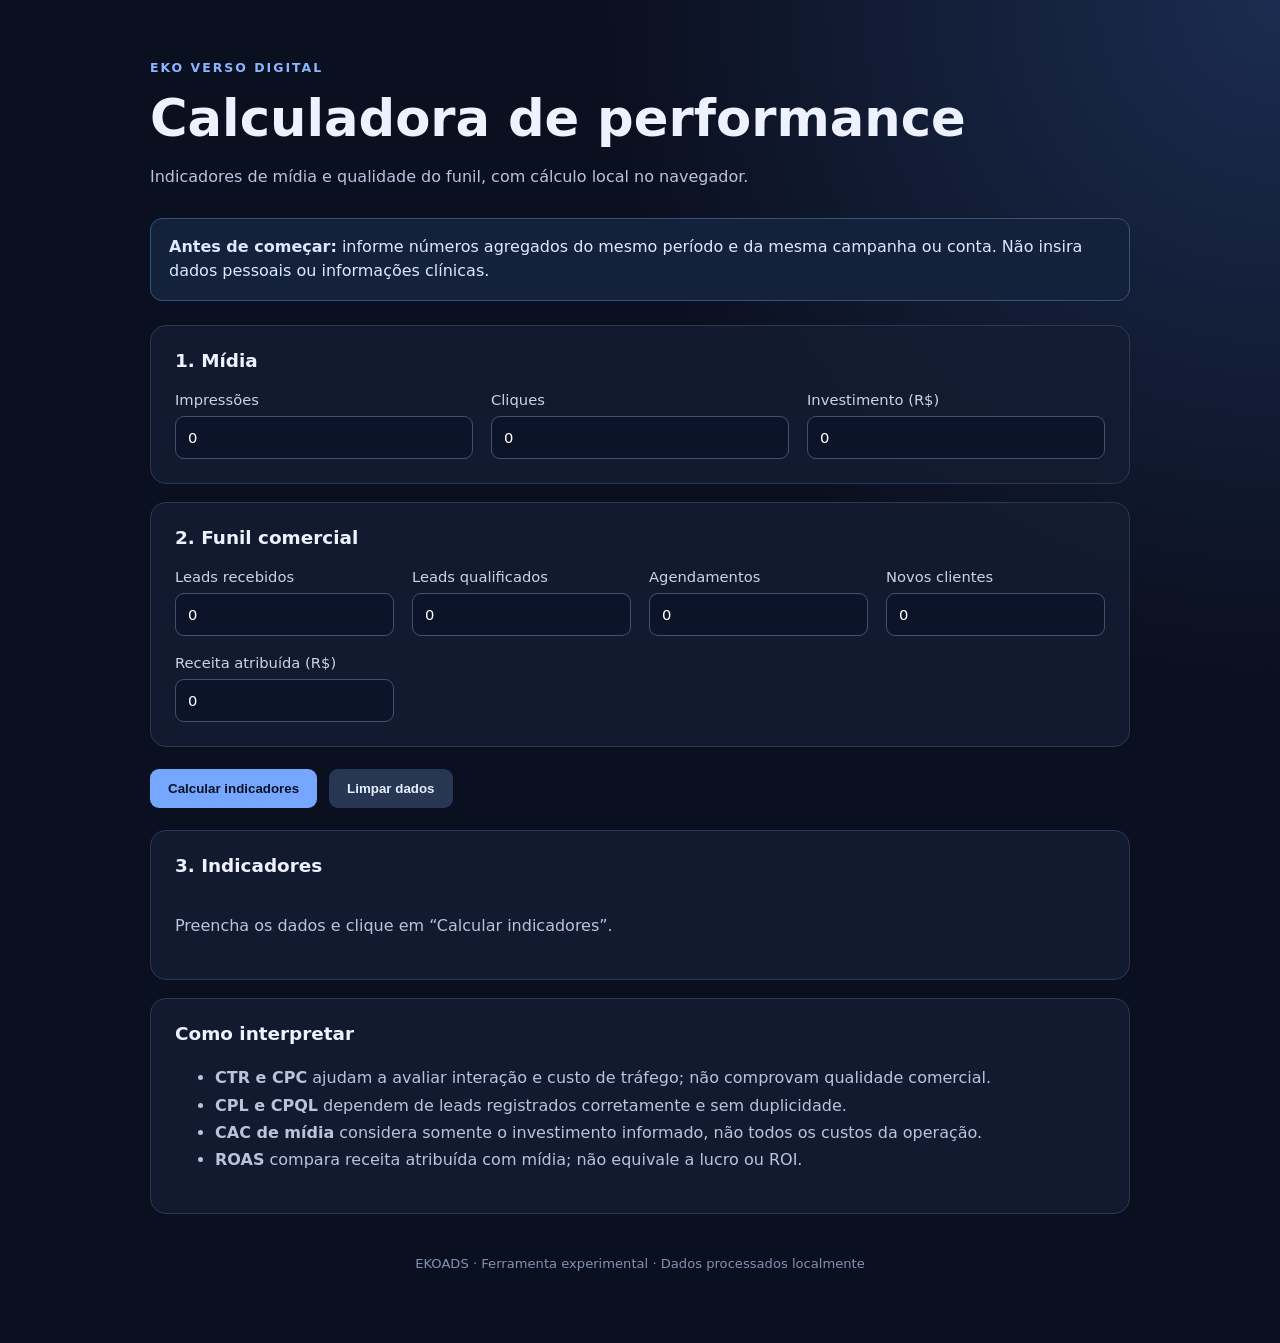
<file: modules/google-ads/index.html>
<!doctype html>
<html lang="pt-BR">
<head>
  <meta charset="utf-8">
  <meta name="viewport" content="width=device-width, initial-scale=1">
  <meta name="description" content="Calculadora local de indicadores Google Ads e funil comercial do EKOADS.">
  <title>EKOADS | Calculadora Google Ads</title>
  <link rel="stylesheet" href="styles.css">
  <script src="metrics-core.js" defer></script>
  <script src="app.js" defer></script>
</head>
<body>
  <main class="container">
    <header class="header">
      <p class="eyebrow">EKO VERSO DIGITAL</p>
      <h1>Calculadora de performance</h1>
      <p class="intro">Indicadores de mídia e qualidade do funil, com cálculo local no navegador.</p>
    </header>

    <section class="notice" aria-label="Orientação">
      <strong>Antes de começar:</strong> informe números agregados do mesmo período e da mesma campanha ou conta. Não insira dados pessoais ou informações clínicas.
    </section>

    <form id="metrics-form">
      <section class="panel">
        <h2>1. Mídia</h2>
        <div class="fields">
          <label>Impressões<input name="impressions" type="number" min="0" step="1" value="0" required></label>
          <label>Cliques<input name="clicks" type="number" min="0" step="1" value="0" required></label>
          <label>Investimento (R$)<input name="spend" type="number" min="0" step="0.01" value="0" required></label>
        </div>
      </section>

      <section class="panel">
        <h2>2. Funil comercial</h2>
        <div class="fields">
          <label>Leads recebidos<input name="leads" type="number" min="0" step="1" value="0" required></label>
          <label>Leads qualificados<input name="qualified" type="number" min="0" step="1" value="0" required></label>
          <label>Agendamentos<input name="appointments" type="number" min="0" step="1" value="0" required></label>
          <label>Novos clientes<input name="customers" type="number" min="0" step="1" value="0" required></label>
          <label>Receita atribuída (R$)<input name="revenue" type="number" min="0" step="0.01" value="0" required></label>
        </div>
      </section>

      <div class="actions">
        <button type="submit">Calcular indicadores</button>
        <button type="reset" class="secondary">Limpar dados</button>
      </div>
    </form>

    <section class="panel results" aria-live="polite">
      <h2>3. Indicadores</h2>
      <div id="results-grid" class="results-grid">
        <p class="empty">Preencha os dados e clique em “Calcular indicadores”.</p>
      </div>
    </section>

    <section class="panel">
      <h2>Como interpretar</h2>
      <ul class="notes">
        <li><strong>CTR e CPC</strong> ajudam a avaliar interação e custo de tráfego; não comprovam qualidade comercial.</li>
        <li><strong>CPL e CPQL</strong> dependem de leads registrados corretamente e sem duplicidade.</li>
        <li><strong>CAC de mídia</strong> considera somente o investimento informado, não todos os custos da operação.</li>
        <li><strong>ROAS</strong> compara receita atribuída com mídia; não equivale a lucro ou ROI.</li>
      </ul>
    </section>

    <footer> EKOADS · Ferramenta experimental · Dados processados localmente </footer>
  </main>
</body>
</html>
</file>
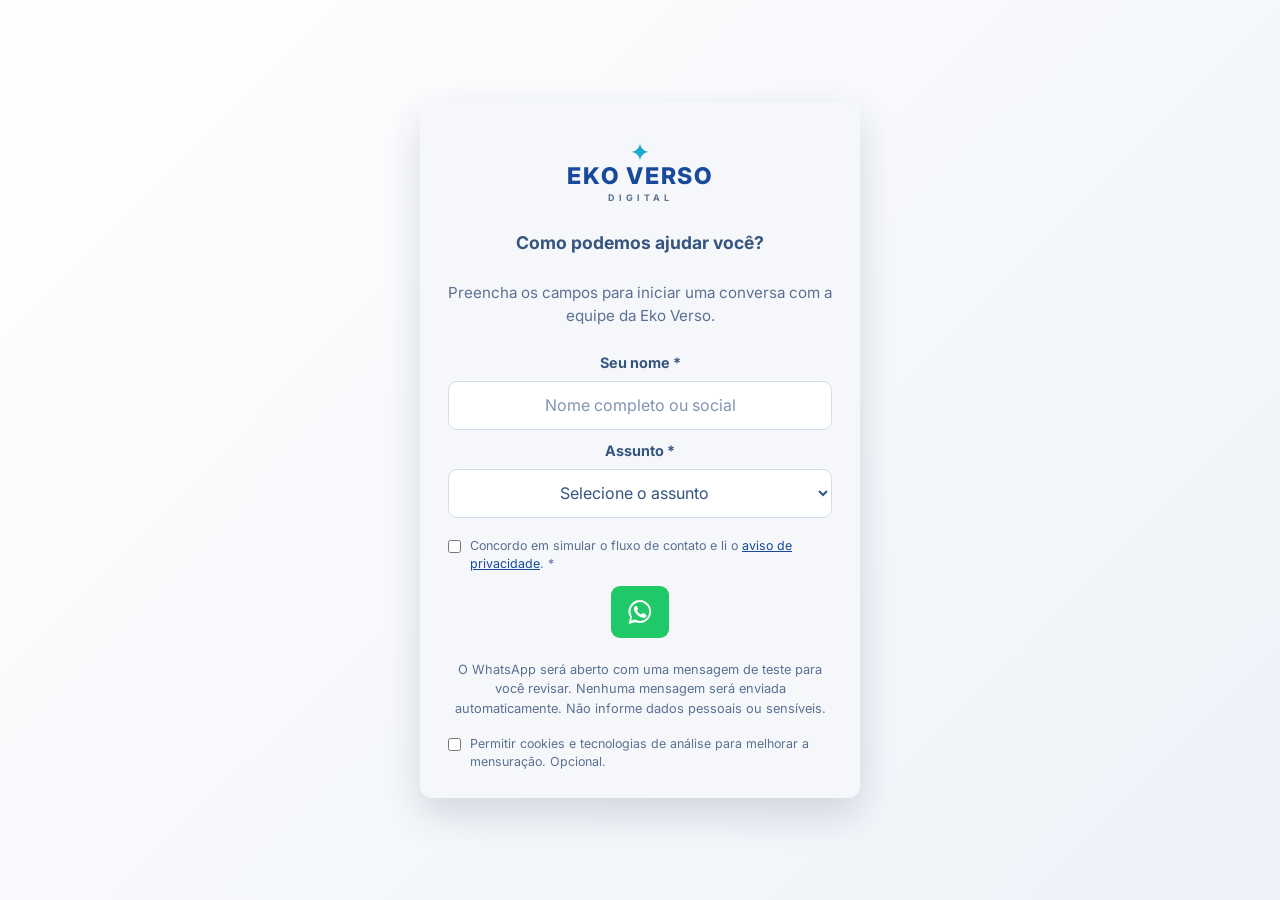
<file: modules/landing-pages-demo/index.html>
<!doctype html>
<html lang="pt-BR">
<head>
<meta charset="utf-8"><meta name="viewport" content="width=device-width, initial-scale=1">
<meta name="description" content="Eko Verso Digital — formulário de demonstração para validar contato, consentimento e mensuração.">
<meta name="theme-color" content="#f5f7fb"><title>Eko Verso | Contato de demonstração</title>
<link rel="preconnect" href="https://fonts.googleapis.com"><link rel="preconnect" href="https://fonts.gstatic.com" crossorigin>
<link href="https://fonts.googleapis.com/css2?family=Inter:wght@400;500;600;700;800&display=swap" rel="stylesheet">
<link rel="stylesheet" href="styles.css?v=eko-clinica-layout-2">
<script src="config.js" defer></script><script src="gtm-loader.js" defer></script>
<script src="../tracking/event-validator.js" defer></script><script src="app.js" defer></script>
</head>
<body>
<main class="landing"><section class="card" aria-labelledby="form-title">
<a class="brand" href="#form-title" aria-label="Eko Verso Digital"><span class="brand-symbol" aria-hidden="true">✦</span><span class="brand-name">EKO VERSO</span><span class="brand-subtitle">DIGITAL</span></a>
<h1 id="form-title">Como podemos ajudar você?</h1>
<p class="description">Preencha os campos para iniciar uma conversa com a equipe da Eko Verso.</p>
<form id="lead-form" novalidate>
<label for="lead-name">Seu nome *</label><input id="lead-name" name="name" type="text" autocomplete="name" maxlength="80" placeholder="Nome completo ou social" required>
<label for="lead-subject">Assunto *</label><select id="lead-subject" name="subject" required>
<option value="">Selecione o assunto</option><option value="Presença digital">Presença digital</option><option value="Sites e landing pages">Sites e landing pages</option><option value="Google Ads">Google Ads</option><option value="Meta Ads">Meta Ads</option><option value="Mensuração e analytics">Mensuração e analytics</option><option value="Outras informações">Outras informações</option>
</select>
<label class="simulation-consent"><input id="consent" type="checkbox" required><span>Concordo em simular o fluxo de contato e li o <a href="#" id="privacy-link">aviso de privacidade</a>. *</span></label>
<p id="form-error" class="feedback" role="status" aria-live="polite"></p>
<button class="whatsapp-button" type="submit" aria-label="Continuar pelo WhatsApp"><svg viewBox="0 0 32 32" aria-hidden="true"><path fill="currentColor" d="M16.02 3.2a12.3 12.3 0 0 0-10.5 18.7L3.8 28.8l7.1-1.9a12.3 12.3 0 1 0 5.1-23.7Zm0 22.3c-1.8 0-3.5-.5-5-1.4l-.4-.2-4.2 1.1 1.1-4.1-.3-.4a10 10 0 1 1 8.8 5Zm5.5-7.5c-.3-.2-1.8-.9-2.1-1s-.5-.2-.7.2-.8 1-1 1.2-.4.2-.7.1a8.2 8.2 0 0 1-2.4-1.5 9 9 0 0 1-1.7-2.1c-.2-.3 0-.5.1-.6l.5-.6c.2-.2.2-.4.3-.6s0-.4 0-.6l-1-2.3c-.2-.6-.5-.5-.7-.5h-.6c-.2 0-.6.1-.9.4s-1.2 1.2-1.2 2.8 1.2 3.2 1.4 3.4c.2.2 2.4 3.7 5.8 5.1.8.4 1.4.5 1.9.7.8.2 1.5.2 2 .1.6-.1 1.8-.8 2.1-1.5s.3-1.4.2-1.5-.3-.2-.6-.4Z"/></svg></button>
<p class="privacy">O WhatsApp será aberto com uma mensagem de teste para você revisar. Nenhuma mensagem será enviada automaticamente. Não informe dados pessoais ou sensíveis.</p>
<label class="analytics-consent"><input id="analytics-consent" type="checkbox"><span>Permitir cookies e tecnologias de análise para melhorar a mensuração. Opcional.</span></label>
</form></section></main>
<div class="modal" id="privacy-modal" hidden><div class="modal-card" role="dialog" aria-modal="true" aria-labelledby="privacy-title"><button id="close-privacy" class="close" type="button" aria-label="Fechar">×</button><h2 id="privacy-title">Aviso de privacidade</h2><p>Esta é uma demonstração pública da Eko Verso Digital. Utilize somente informações fictícias. Os dados digitados não são armazenados em servidor. O WhatsApp será aberto para revisão e nenhuma mensagem será enviada automaticamente. O consentimento analítico é opcional e controla o carregamento das ferramentas de mensuração desta demonstração.</p></div></div>
<noscript>Ative o JavaScript para utilizar esta demonstração.</noscript></body></html>
</file>
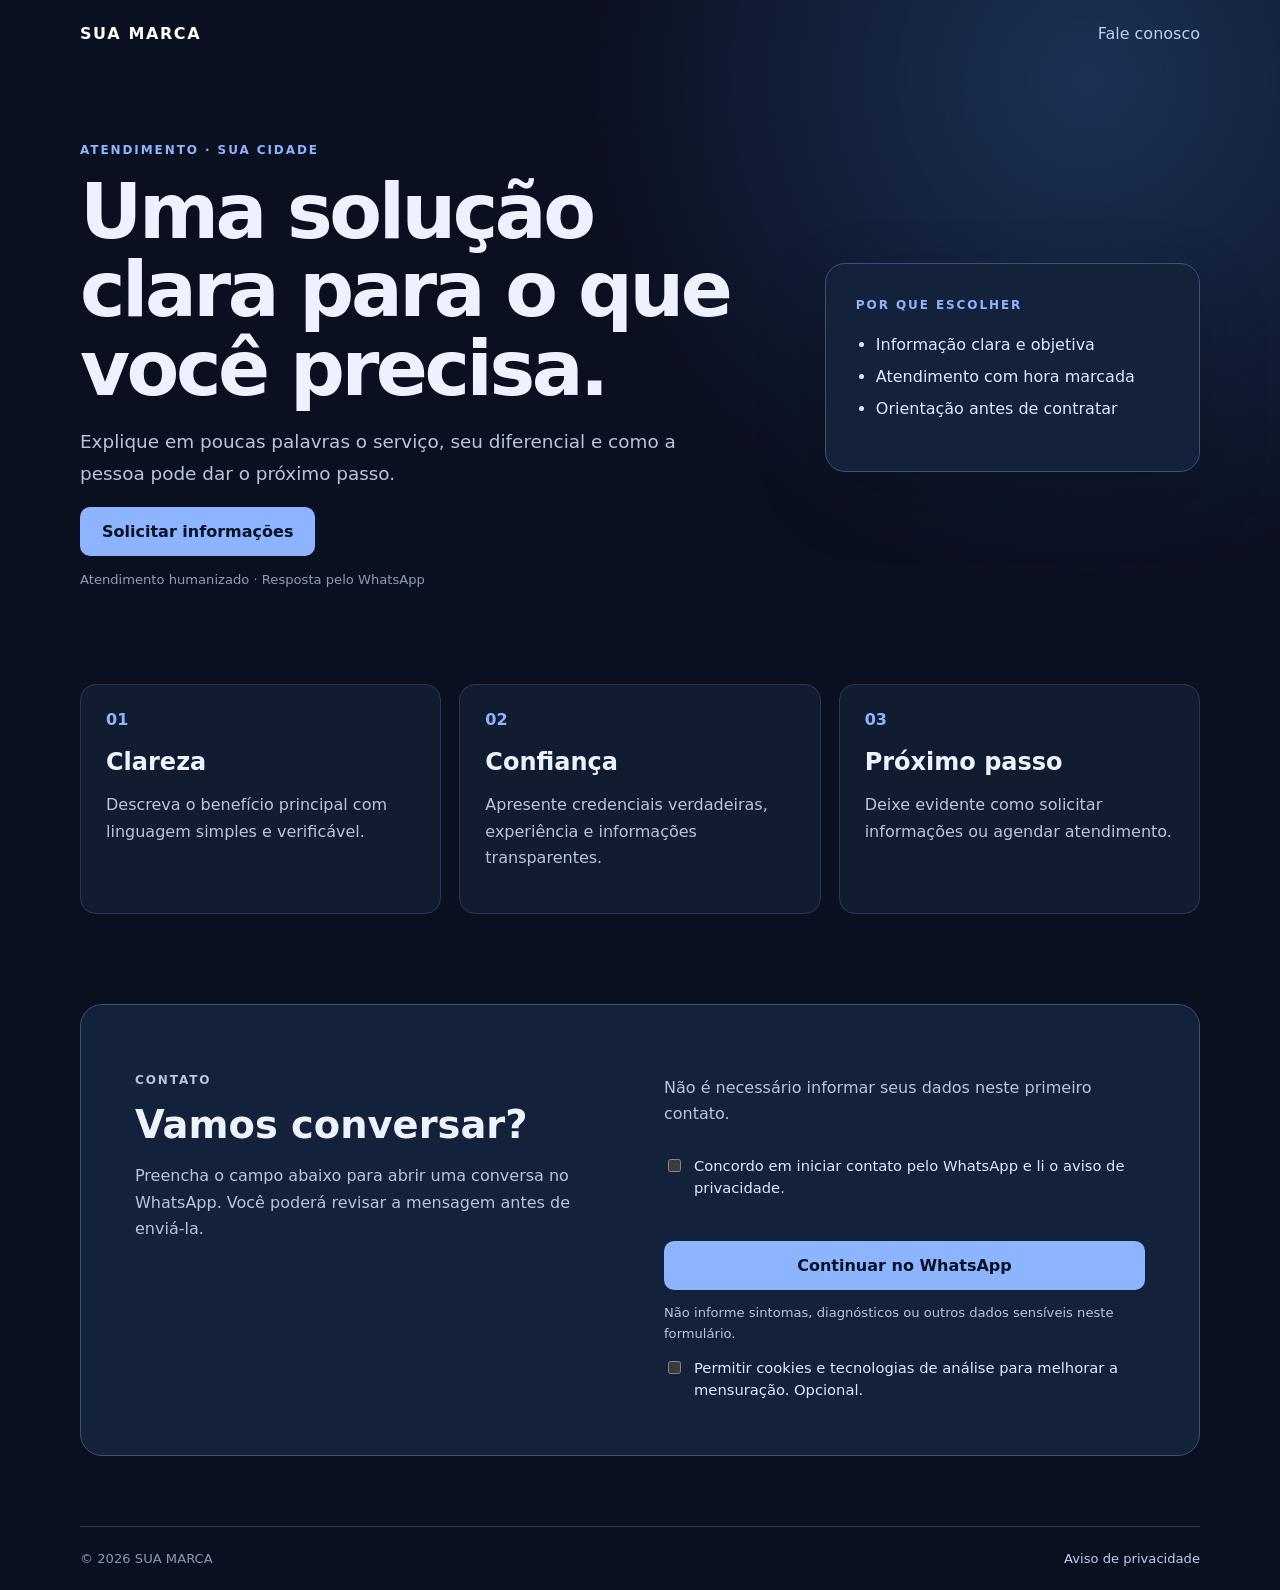
<file: modules/landing-pages/index.html>
<!doctype html>
<html lang="pt-BR">
<head>
<meta charset="utf-8"><meta name="viewport" content="width=device-width,initial-scale=1">
<meta name="description" content="Modelo de landing page de serviço com contato via WhatsApp e eventos de mensuração sem dados pessoais.">
<meta name="theme-color" content="#0b1020"><title>Landing Page | Modelo EKOADS</title>
<link rel="stylesheet" href="styles.css"><script src="config.js" defer></script><script src="gtm-loader.js" defer></script><script src="../tracking/event-validator.js" defer></script><script src="app.js" defer></script>
</head>
<body>
<header class="topbar"><a class="brand" href="#" aria-label="Página inicial">SUA MARCA</a><a class="top-cta" href="#contato">Fale conosco</a></header>
<main>
<section class="hero">
<div class="hero-copy"><p class="eyebrow">ATENDIMENTO · SUA CIDADE</p><h1>Uma solução clara para o que você precisa.</h1><p class="lead">Explique em poucas palavras o serviço, seu diferencial e como a pessoa pode dar o próximo passo.</p><a class="button" href="#contato" data-track="hero_cta_click">Solicitar informações</a><p class="micro">Atendimento humanizado · Resposta pelo WhatsApp</p></div>
<div class="hero-card"><span class="card-kicker">POR QUE ESCOLHER</span><ul><li>Informação clara e objetiva</li><li>Atendimento com hora marcada</li><li>Orientação antes de contratar</li></ul></div>
</section>
<section class="benefits"><article><span>01</span><h2>Clareza</h2><p>Descreva o benefício principal com linguagem simples e verificável.</p></article><article><span>02</span><h2>Confiança</h2><p>Apresente credenciais verdadeiras, experiência e informações transparentes.</p></article><article><span>03</span><h2>Próximo passo</h2><p>Deixe evidente como solicitar informações ou agendar atendimento.</p></article></section>
<section class="contact" id="contato"><div><p class="eyebrow">CONTATO</p><h2>Vamos conversar?</h2><p>Preencha o campo abaixo para abrir uma conversa no WhatsApp. Você poderá revisar a mensagem antes de enviá-la.</p></div>
<form id="lead-form" novalidate><p class="form-intro">Não é necessário informar seus dados neste primeiro contato.</p><label class="consent"><input id="consent" type="checkbox" required><span>Concordo em iniciar contato pelo WhatsApp e li o aviso de privacidade.</span></label><p id="form-error" class="error" role="alert" aria-live="polite"></p><button class="button" type="submit">Continuar no WhatsApp</button><p class="privacy">Não informe sintomas, diagnósticos ou outros dados sensíveis neste formulário.</p><label class="consent"><input id="analytics-consent" type="checkbox"><span>Permitir cookies e tecnologias de análise para melhorar a mensuração. Opcional.</span></label></form>
</section>
</main>
<footer><span>© <span id="year"></span> SUA MARCA</span><a href="#" id="privacy-link">Aviso de privacidade</a></footer>
<div class="modal" id="privacy-modal" hidden><div class="modal-card" role="dialog" aria-modal="true" aria-labelledby="privacy-title"><button id="close-privacy" class="close" aria-label="Fechar">×</button><h2 id="privacy-title">Aviso de privacidade</h2><p>Este modelo não armazena os dados do formulário em servidor. Ao continuar, você abrirá o WhatsApp, serviço externo sujeito às próprias políticas. Use somente dados necessários para iniciar o contato. Não compartilhe informações clínicas ou sensíveis por este formulário.</p></div></div>
<noscript>Ative JavaScript para usar o formulário de contato.</noscript>
</body></html>
</file>
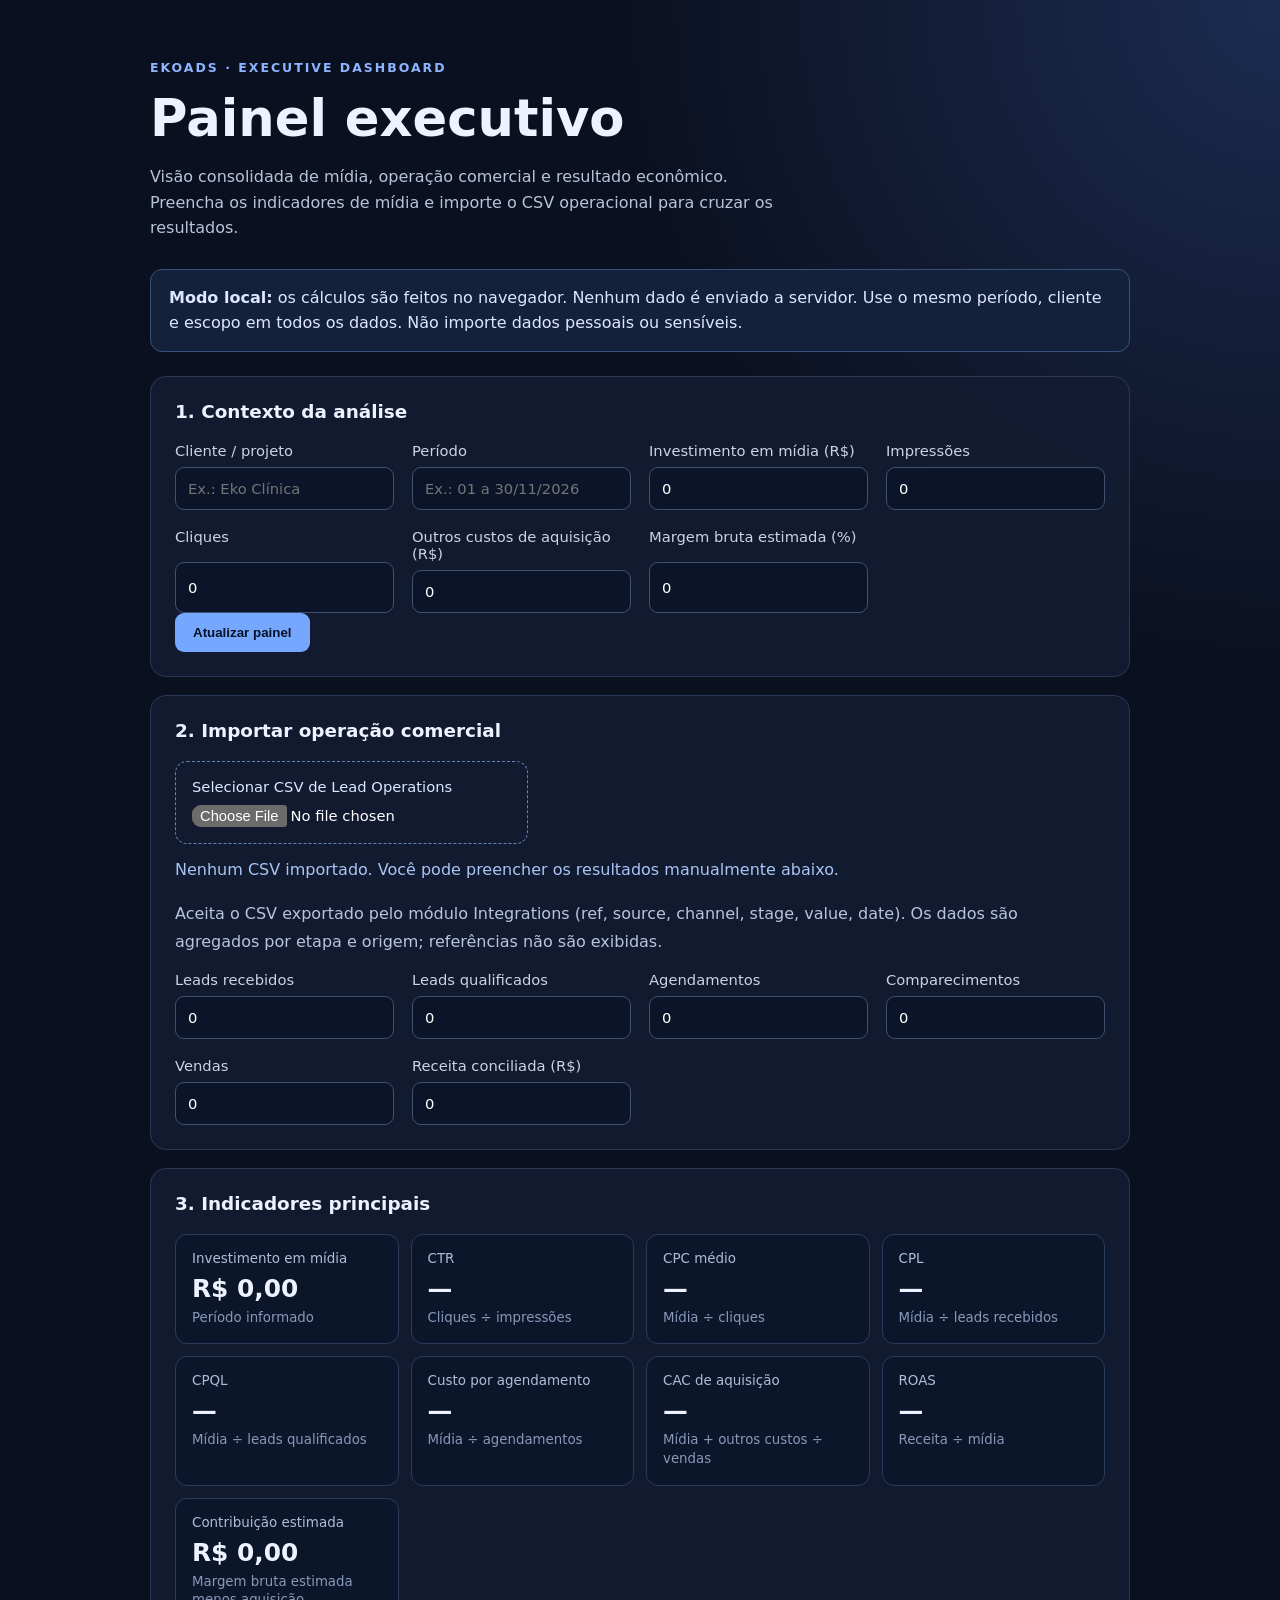
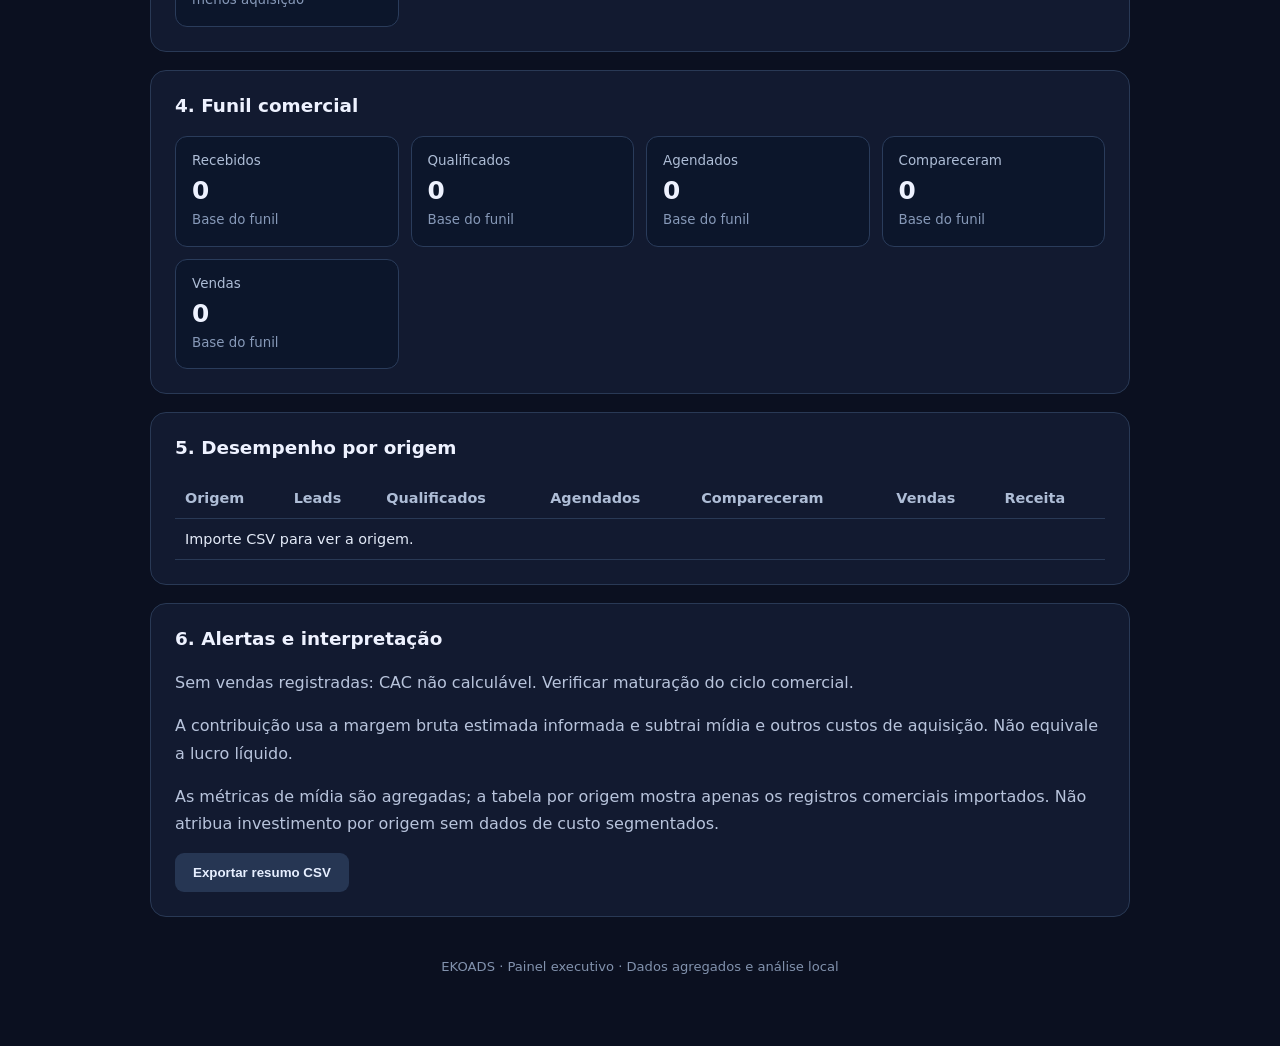
<file: modules/analytics/dashboard.html>
<!doctype html>
<html lang="pt-BR"><head><meta charset="utf-8"><meta name="viewport" content="width=device-width,initial-scale=1"><meta name="description" content="Painel executivo local EKOADS para mídia, funil e resultado econômico."><title>EKOADS | Dashboard Executivo</title><link rel="stylesheet" href="../google-ads/styles.css"><script src="dashboard-core.js" defer></script><script src="dashboard.js" defer></script></head>
<body><main class="container">
<header class="header"><p class="eyebrow">EKOADS · EXECUTIVE DASHBOARD</p><h1>Painel executivo</h1><p class="intro">Visão consolidada de mídia, operação comercial e resultado econômico. Preencha os indicadores de mídia e importe o CSV operacional para cruzar os resultados.</p></header>
<section class="notice"><strong>Modo local:</strong> os cálculos são feitos no navegador. Nenhum dado é enviado a servidor. Use o mesmo período, cliente e escopo em todos os dados. Não importe dados pessoais ou sensíveis.</section>
<section class="panel"><h2>1. Contexto da análise</h2><div class="fields">
<label>Cliente / projeto<input id="client" placeholder="Ex.: Eko Clínica"></label>
<label>Período<input id="period" placeholder="Ex.: 01 a 30/11/2026"></label>
<label>Investimento em mídia (R$)<input id="spend" type="number" min="0" step="0.01" value="0"></label>
<label>Impressões<input id="impressions" type="number" min="0" step="1" value="0"></label>
<label>Cliques<input id="clicks" type="number" min="0" step="1" value="0"></label>
<label>Outros custos de aquisição (R$)<input id="other-costs" type="number" min="0" step="0.01" value="0"></label>
<label>Margem bruta estimada (%)<input id="margin" type="number" min="0" max="100" step="0.1" value="0"></label>
</div><button id="calculate" type="button">Atualizar painel</button></section>
<section class="panel"><h2>2. Importar operação comercial</h2><label class="upload">Selecionar CSV de Lead Operations<input id="csv" type="file" accept=".csv,text/csv"></label><p id="status" class="status" role="status">Nenhum CSV importado. Você pode preencher os resultados manualmente abaixo.</p><p class="notes">Aceita o CSV exportado pelo módulo Integrations (ref, source, channel, stage, value, date). Os dados são agregados por etapa e origem; referências não são exibidas.</p>
<div class="fields">
<label>Leads recebidos<input id="leads" type="number" min="0" step="1" value="0"></label>
<label>Leads qualificados<input id="qualified" type="number" min="0" step="1" value="0"></label>
<label>Agendamentos<input id="appointments" type="number" min="0" step="1" value="0"></label>
<label>Comparecimentos<input id="attended" type="number" min="0" step="1" value="0"></label>
<label>Vendas<input id="customers" type="number" min="0" step="1" value="0"></label>
<label>Receita conciliada (R$)<input id="revenue" type="number" min="0" step="0.01" value="0"></label>
</div></section>
<section class="panel"><h2>3. Indicadores principais</h2><div id="metrics" class="results-grid"><p class="empty">Preencha os dados e atualize o painel.</p></div></section>
<section class="panel"><h2>4. Funil comercial</h2><div id="funnel" class="results-grid"></div></section>
<section class="panel"><h2>5. Desempenho por origem</h2><div class="table-wrap"><table><thead><tr><th>Origem</th><th>Leads</th><th>Qualificados</th><th>Agendados</th><th>Compareceram</th><th>Vendas</th><th>Receita</th></tr></thead><tbody id="sources"><tr><td colspan="7">Importe CSV para ver a origem.</td></tr></tbody></table></div></section>
<section class="panel"><h2>6. Alertas e interpretação</h2><div id="insights" class="notes"></div><button id="export" class="secondary" type="button">Exportar resumo CSV</button></section>
<footer>EKOADS · Painel executivo · Dados agregados e análise local</footer></main></body></html>
</file>
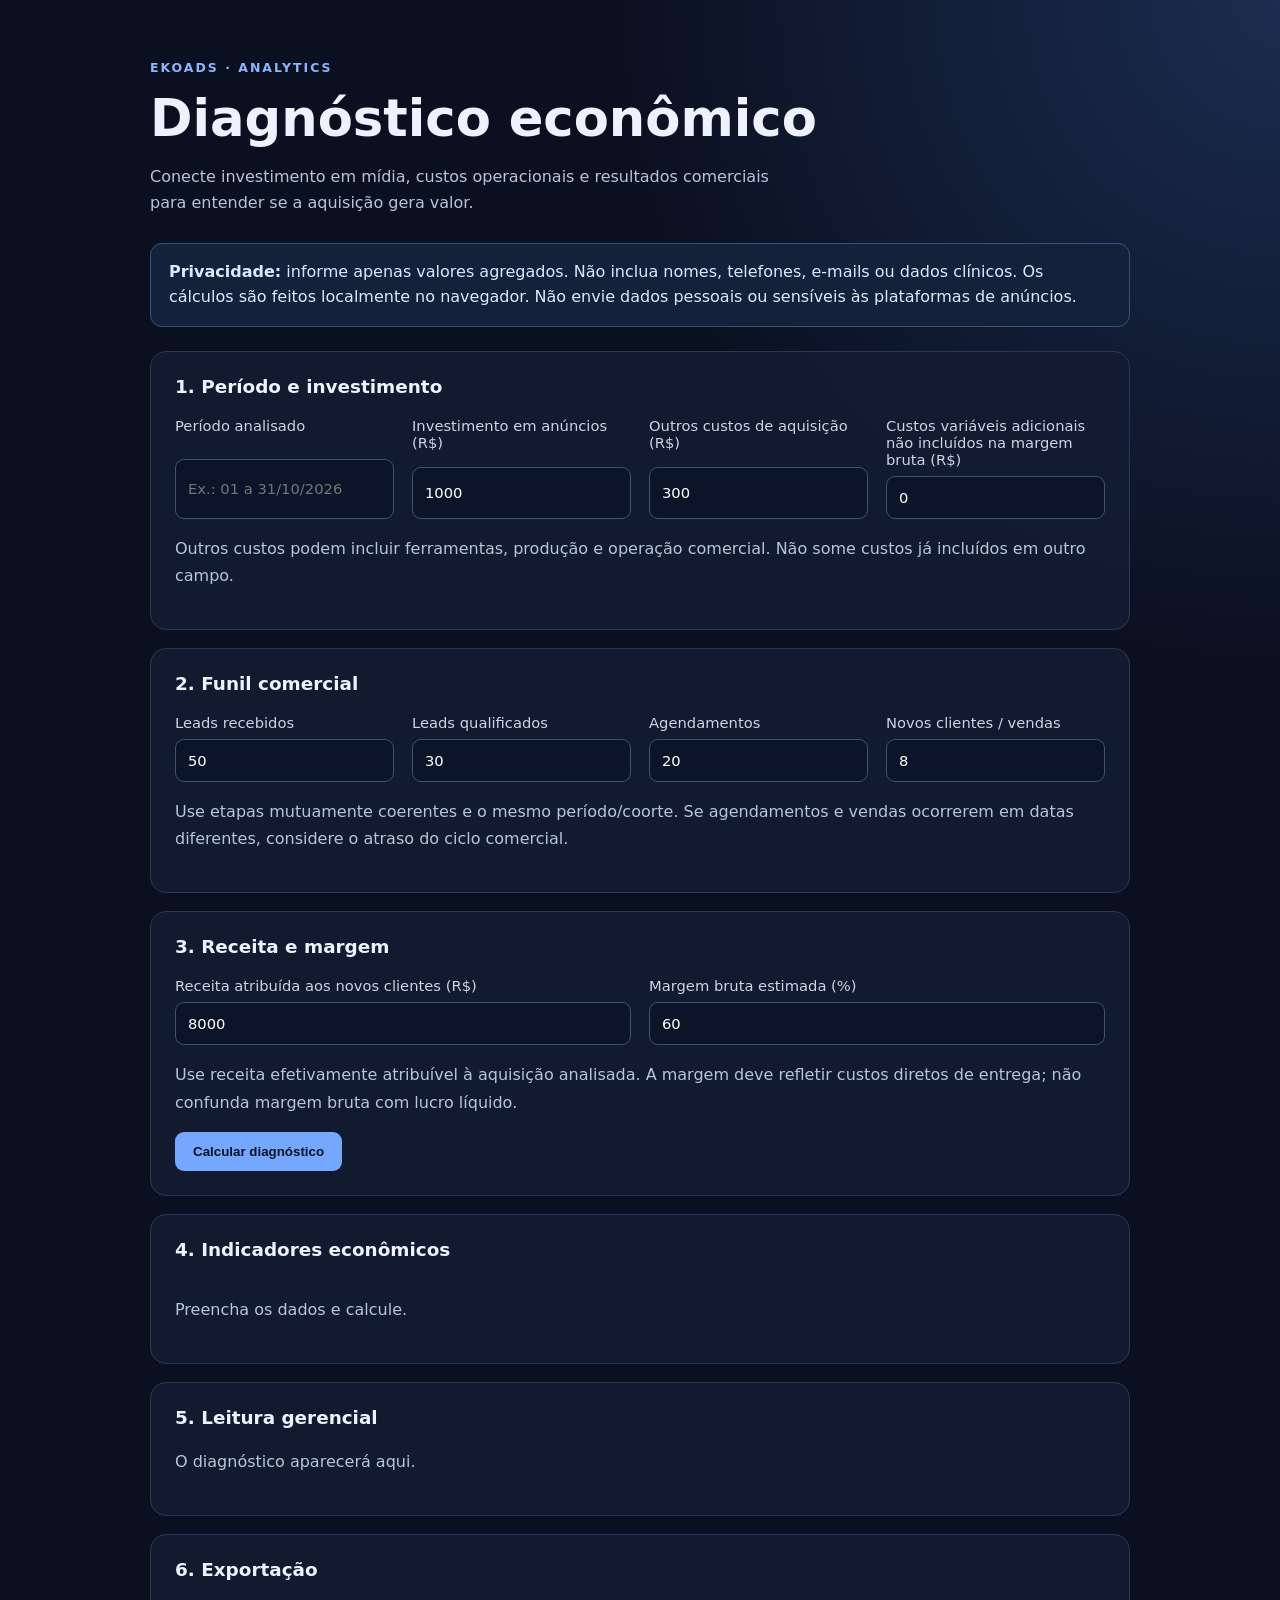
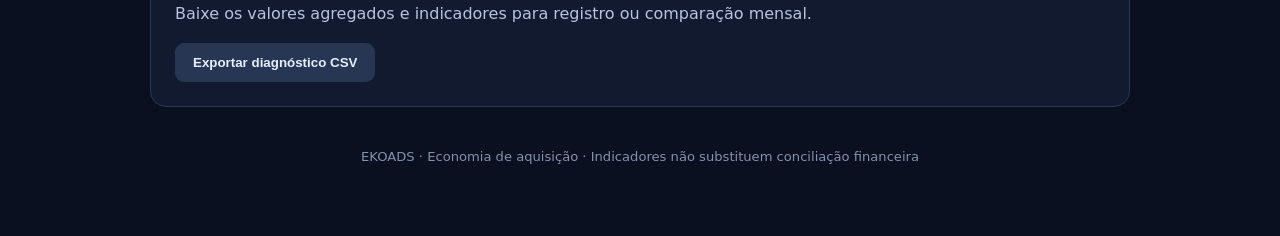
<file: modules/analytics/economics.html>
<!doctype html>
<html lang="pt-BR"><head><meta charset="utf-8"><meta name="viewport" content="width=device-width,initial-scale=1"><meta name="description" content="Diagnóstico econômico de campanhas e funil comercial no EKOADS."><title>EKOADS | Diagnóstico Econômico</title><link rel="stylesheet" href="../google-ads/styles.css"><script src="economics-core.js" defer></script><script src="economics.js" defer></script></head>
<body><main class="container"><header class="header"><p class="eyebrow">EKOADS · ANALYTICS</p><h1>Diagnóstico econômico</h1><p class="intro">Conecte investimento em mídia, custos operacionais e resultados comerciais para entender se a aquisição gera valor.</p></header>
<section class="notice"><strong>Privacidade:</strong> informe apenas valores agregados. Não inclua nomes, telefones, e-mails ou dados clínicos. Os cálculos são feitos localmente no navegador. Não envie dados pessoais ou sensíveis às plataformas de anúncios.</section>
<form id="economics-form">
<section class="panel"><h2>1. Período e investimento</h2><div class="fields">
<label>Período analisado<input id="period" type="text" placeholder="Ex.: 01 a 31/10/2026"></label>
<label>Investimento em anúncios (R$)<input id="ad-spend" type="number" min="0" step="0.01" value="1000" required></label>
<label>Outros custos de aquisição (R$)<input id="other-costs" type="number" min="0" step="0.01" value="300"></label>
<label>Custos variáveis adicionais não incluídos na margem bruta (R$)<input id="delivery-costs" type="number" min="0" step="0.01" value="0"></label>
</div><p class="notes">Outros custos podem incluir ferramentas, produção e operação comercial. Não some custos já incluídos em outro campo.</p></section>
<section class="panel"><h2>2. Funil comercial</h2><div class="fields">
<label>Leads recebidos<input id="leads" type="number" min="0" step="1" value="50" required></label>
<label>Leads qualificados<input id="qualified" type="number" min="0" step="1" value="30" required></label>
<label>Agendamentos<input id="appointments" type="number" min="0" step="1" value="20" required></label>
<label>Novos clientes / vendas<input id="customers" type="number" min="0" step="1" value="8" required></label>
</div><p class="notes">Use etapas mutuamente coerentes e o mesmo período/coorte. Se agendamentos e vendas ocorrerem em datas diferentes, considere o atraso do ciclo comercial.</p></section>
<section class="panel"><h2>3. Receita e margem</h2><div class="fields">
<label>Receita atribuída aos novos clientes (R$)<input id="revenue" type="number" min="0" step="0.01" value="8000" required></label>
<label>Margem bruta estimada (%)<input id="margin" type="number" min="0" max="100" step="0.1" value="60" required></label>
</div><p class="notes">Use receita efetivamente atribuível à aquisição analisada. A margem deve refletir custos diretos de entrega; não confunda margem bruta com lucro líquido.</p><button type="submit">Calcular diagnóstico</button></section></form>
<section class="panel"><h2>4. Indicadores econômicos</h2><div id="metrics" class="results-grid"><p class="empty">Preencha os dados e calcule.</p></div></section>
<section class="panel"><h2>5. Leitura gerencial</h2><div id="insights"><p class="empty">O diagnóstico aparecerá aqui.</p></div></section>
<section class="panel"><h2>6. Exportação</h2><p class="notes">Baixe os valores agregados e indicadores para registro ou comparação mensal.</p><button id="export" type="button" class="secondary" disabled>Exportar diagnóstico CSV</button></section>
<footer>EKOADS · Economia de aquisição · Indicadores não substituem conciliação financeira</footer></main></body></html>
</file>
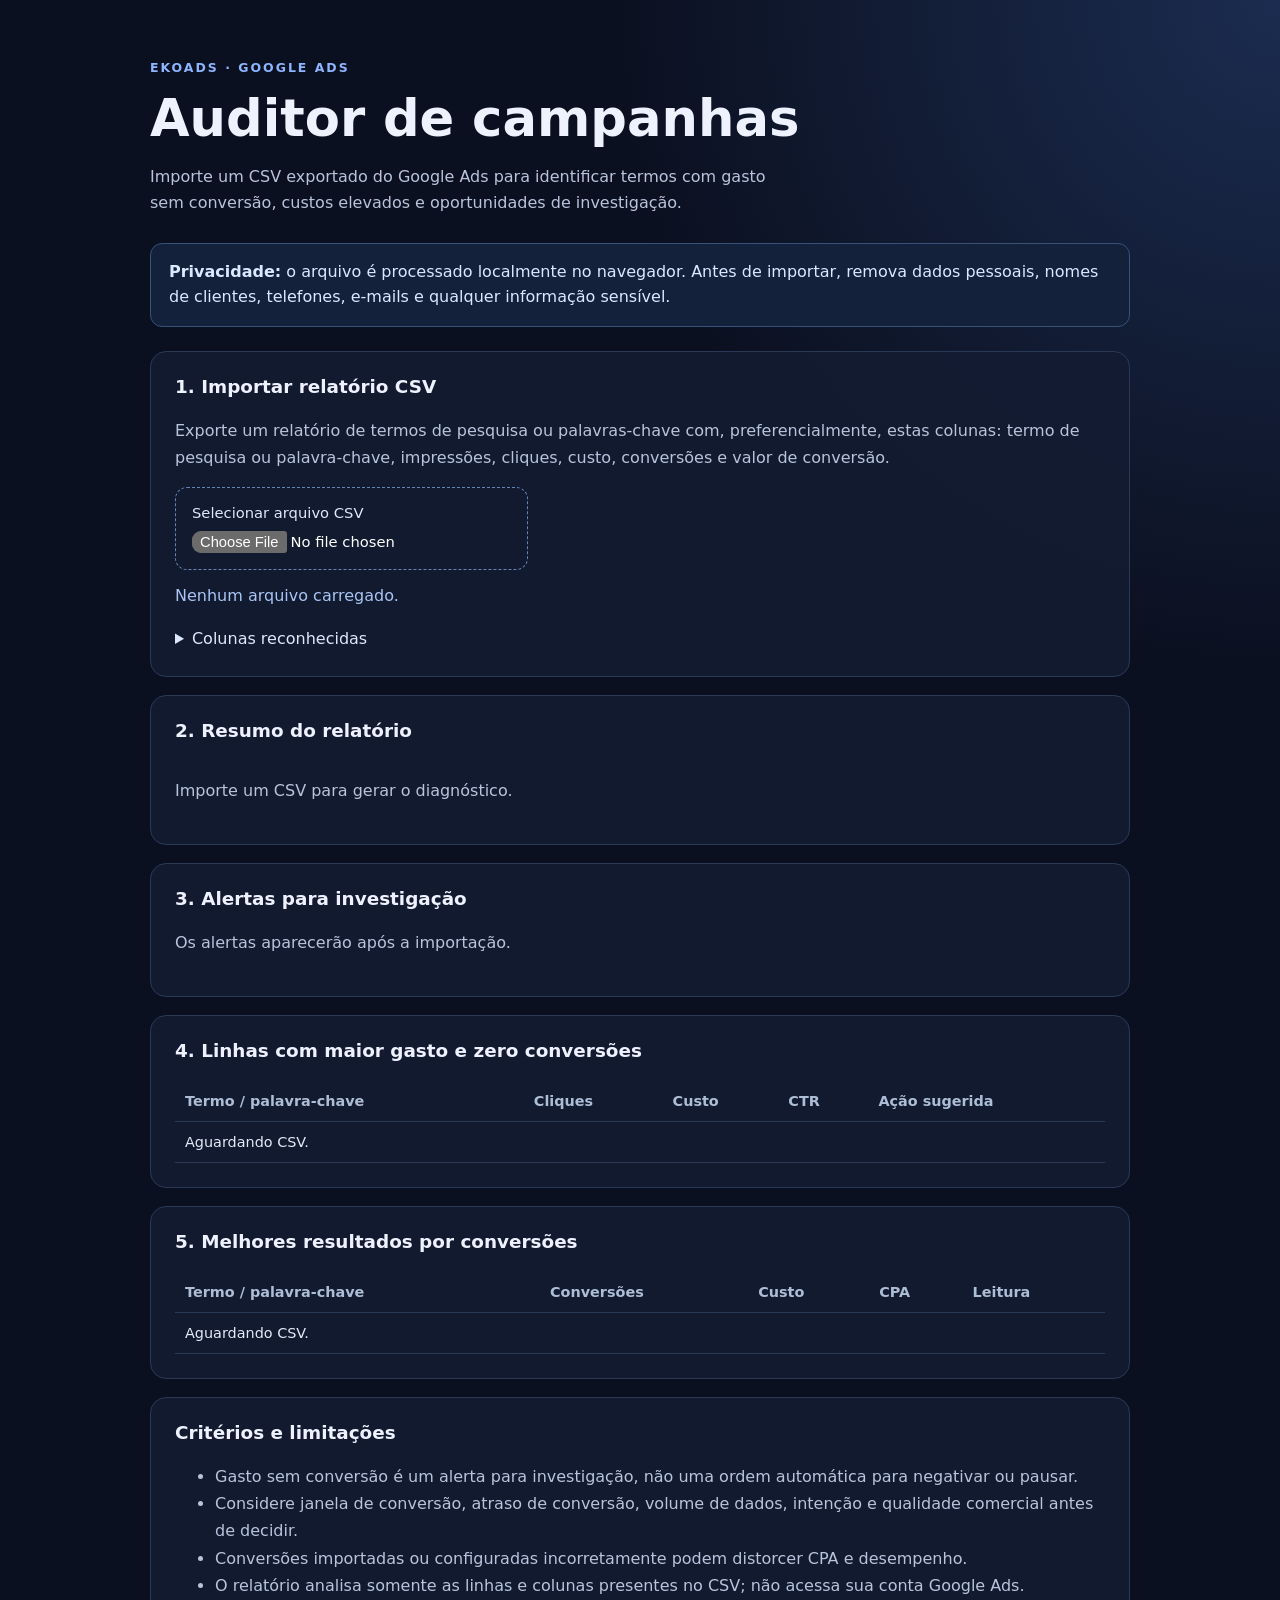
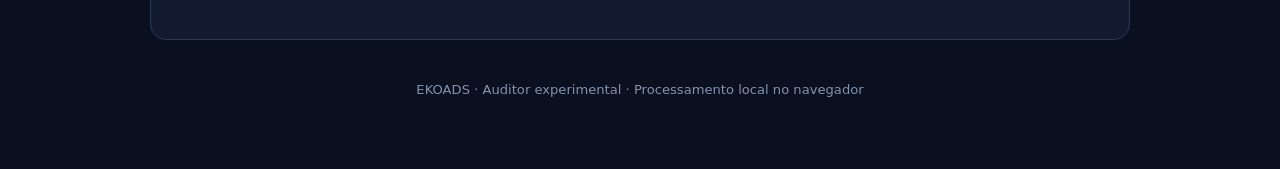
<file: modules/google-ads/auditor.html>
<!doctype html>
<html lang="pt-BR">
<head>
  <meta charset="utf-8">
  <meta name="viewport" content="width=device-width, initial-scale=1">
  <meta name="description" content="Auditor local de termos de pesquisa e palavras-chave do Google Ads.">
  <title>EKOADS | Auditor de campanhas</title>
  <link rel="stylesheet" href="styles.css">
  <script src="csv-core.js" defer></script>
  <script src="auditor.js" defer></script>
</head>
<body>
  <main class="container">
    <header class="header">
      <p class="eyebrow">EKOADS · GOOGLE ADS</p>
      <h1>Auditor de campanhas</h1>
      <p class="intro">Importe um CSV exportado do Google Ads para identificar termos com gasto sem conversão, custos elevados e oportunidades de investigação.</p>
    </header>

    <section class="notice">
      <strong>Privacidade:</strong> o arquivo é processado localmente no navegador. Antes de importar, remova dados pessoais, nomes de clientes, telefones, e-mails e qualquer informação sensível.
    </section>

    <section class="panel">
      <h2>1. Importar relatório CSV</h2>
      <p class="notes">Exporte um relatório de termos de pesquisa ou palavras-chave com, preferencialmente, estas colunas: termo de pesquisa ou palavra-chave, impressões, cliques, custo, conversões e valor de conversão.</p>
      <label class="upload">Selecionar arquivo CSV
        <input id="csv-file" type="file" accept=".csv,text/csv">
      </label>
      <p id="file-status" class="status" role="status">Nenhum arquivo carregado.</p>
      <details>
        <summary>Colunas reconhecidas</summary>
        <p>Termo/Palavra-chave, Impressões (Impr.), Cliques, Custo (Cost), Conversões (Conv.) e Valor de conversão (Conv. value). A ferramenta tenta reconhecer nomes em português e inglês.</p>
      </details>
    </section>

    <section class="panel">
      <h2>2. Resumo do relatório</h2>
      <div id="summary" class="results-grid"><p class="empty">Importe um CSV para gerar o diagnóstico.</p></div>
    </section>

    <section class="panel">
      <h2>3. Alertas para investigação</h2>
      <div id="alerts"><p class="empty">Os alertas aparecerão após a importação.</p></div>
    </section>

    <section class="panel">
      <h2>4. Linhas com maior gasto e zero conversões</h2>
      <div class="table-wrap">
        <table>
          <thead><tr><th>Termo / palavra-chave</th><th>Cliques</th><th>Custo</th><th>CTR</th><th>Ação sugerida</th></tr></thead>
          <tbody id="waste-rows"><tr><td colspan="5">Aguardando CSV.</td></tr></tbody>
        </table>
      </div>
    </section>

    <section class="panel">
      <h2>5. Melhores resultados por conversões</h2>
      <div class="table-wrap">
        <table>
          <thead><tr><th>Termo / palavra-chave</th><th>Conversões</th><th>Custo</th><th>CPA</th><th>Leitura</th></tr></thead>
          <tbody id="best-rows"><tr><td colspan="5">Aguardando CSV.</td></tr></tbody>
        </table>
      </div>
    </section>

    <section class="panel">
      <h2>Critérios e limitações</h2>
      <ul class="notes">
        <li>Gasto sem conversão é um alerta para investigação, não uma ordem automática para negativar ou pausar.</li>
        <li>Considere janela de conversão, atraso de conversão, volume de dados, intenção e qualidade comercial antes de decidir.</li>
        <li>Conversões importadas ou configuradas incorretamente podem distorcer CPA e desempenho.</li>
        <li>O relatório analisa somente as linhas e colunas presentes no CSV; não acessa sua conta Google Ads.</li>
      </ul>
    </section>
    <footer>EKOADS · Auditor experimental · Processamento local no navegador</footer>
  </main>
</body>
</html>
</file>
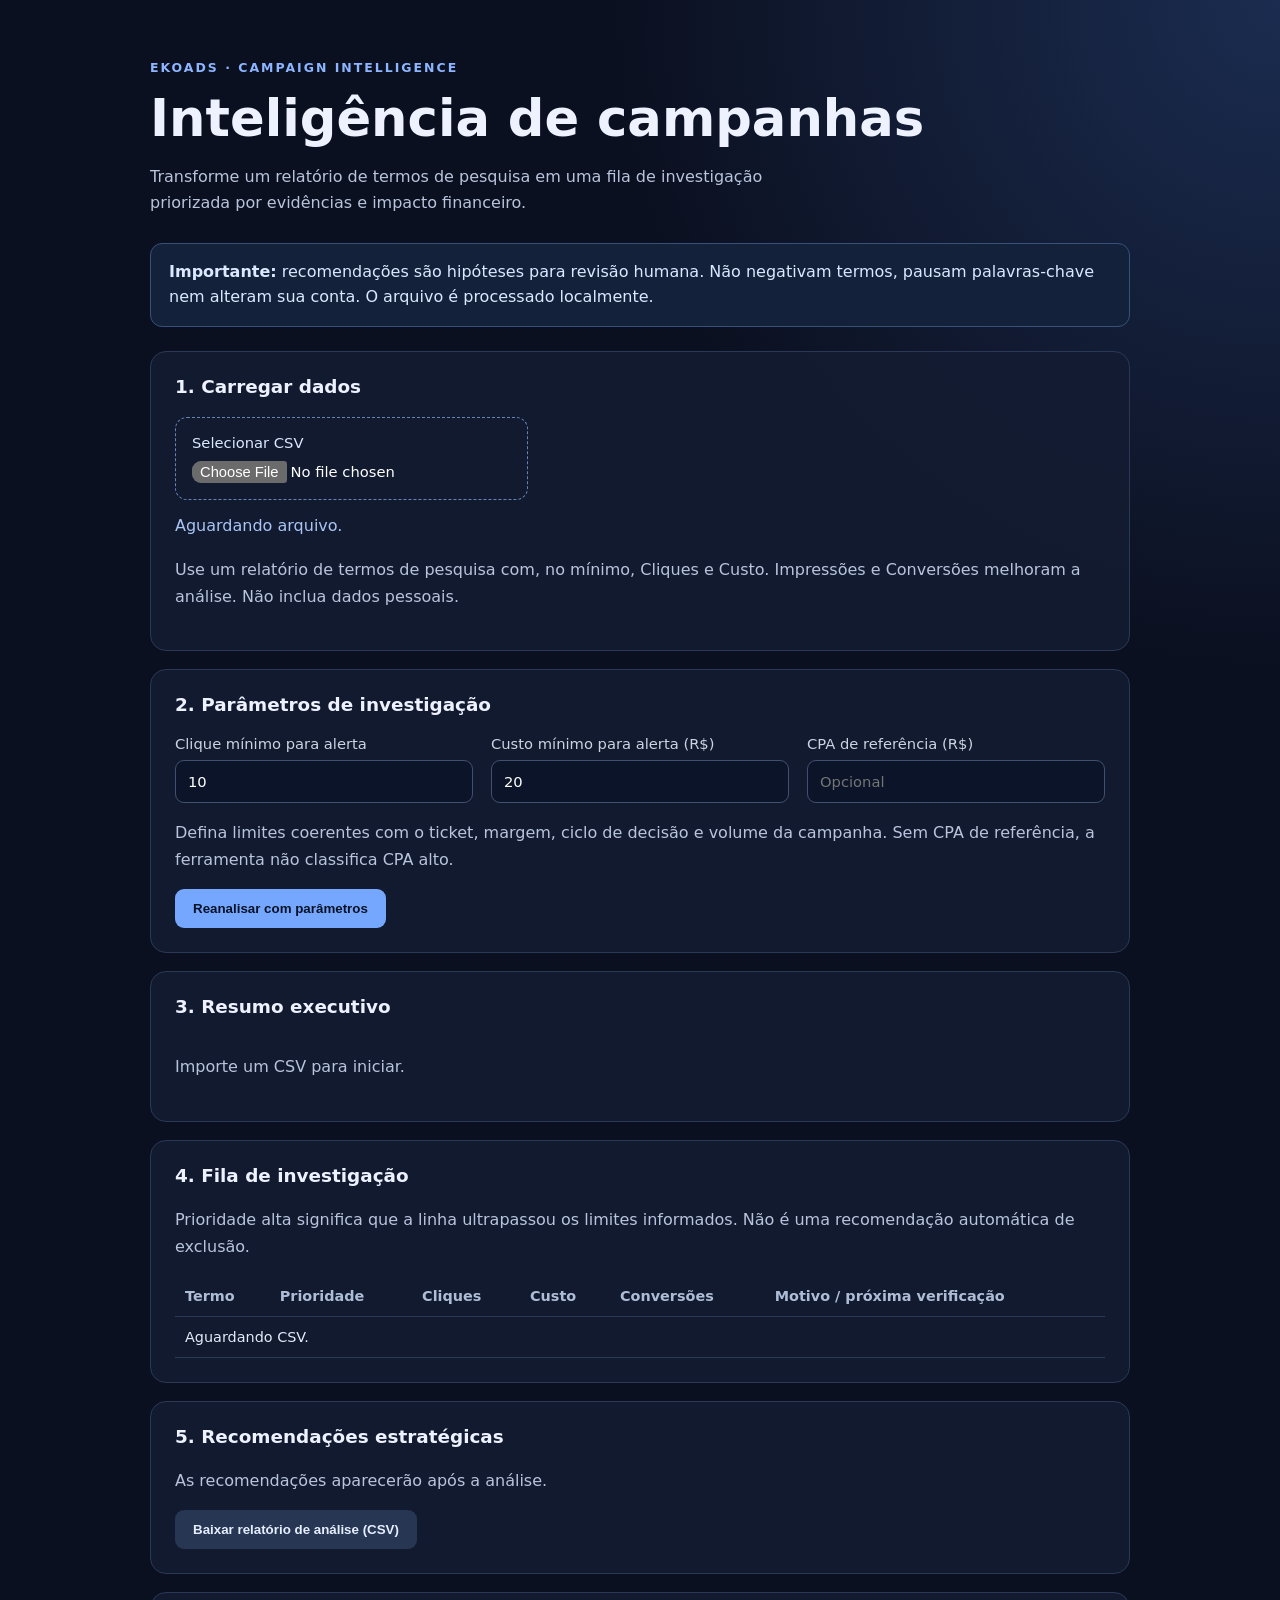
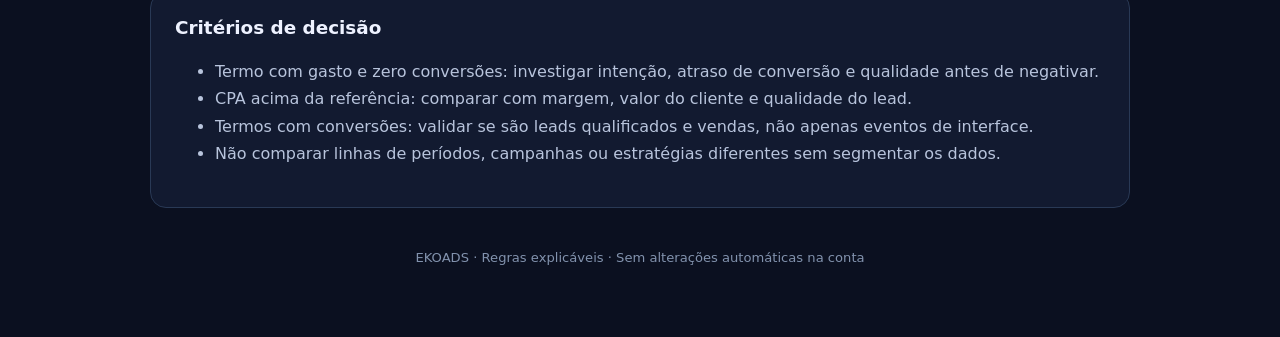
<file: modules/google-ads/intelligence.html>
<!doctype html>
<html lang="pt-BR">
<head>
  <meta charset="utf-8">
  <meta name="viewport" content="width=device-width, initial-scale=1">
  <meta name="description" content="Inteligência de campanhas EKOADS: regras transparentes para priorizar investigação de termos.">
  <title>EKOADS | Campaign Intelligence</title>
  <link rel="stylesheet" href="styles.css">
  <script src="intelligence.js" defer></script>
</head>
<body>
<main class="container">
  <header class="header">
    <p class="eyebrow">EKOADS · CAMPAIGN INTELLIGENCE</p>
    <h1>Inteligência de campanhas</h1>
    <p class="intro">Transforme um relatório de termos de pesquisa em uma fila de investigação priorizada por evidências e impacto financeiro.</p>
  </header>

  <section class="notice"><strong>Importante:</strong> recomendações são hipóteses para revisão humana. Não negativam termos, pausam palavras-chave nem alteram sua conta. O arquivo é processado localmente.</section>

  <section class="panel">
    <h2>1. Carregar dados</h2>
    <label class="upload">Selecionar CSV
      <input id="csv-file" type="file" accept=".csv,text/csv">
    </label>
    <p id="status" class="status" role="status">Aguardando arquivo.</p>
    <p class="notes">Use um relatório de termos de pesquisa com, no mínimo, Cliques e Custo. Impressões e Conversões melhoram a análise. Não inclua dados pessoais.</p>
  </section>

  <section class="panel">
    <h2>2. Parâmetros de investigação</h2>
    <div class="fields">
      <label>Clique mínimo para alerta<input id="min-clicks" type="number" min="1" step="1" value="10"></label>
      <label>Custo mínimo para alerta (R$)<input id="min-cost" type="number" min="0" step="0.01" value="20"></label>
      <label>CPA de referência (R$)<input id="target-cpa" type="number" min="0" step="0.01" placeholder="Opcional"></label>
    </div>
    <p class="notes">Defina limites coerentes com o ticket, margem, ciclo de decisão e volume da campanha. Sem CPA de referência, a ferramenta não classifica CPA alto.</p>
    <button id="reanalyze" type="button">Reanalisar com parâmetros</button>
  </section>

  <section class="panel">
    <h2>3. Resumo executivo</h2>
    <div id="summary" class="results-grid"><p class="empty">Importe um CSV para iniciar.</p></div>
  </section>

  <section class="panel">
    <h2>4. Fila de investigação</h2>
    <p class="notes">Prioridade alta significa que a linha ultrapassou os limites informados. Não é uma recomendação automática de exclusão.</p>
    <div class="table-wrap">
      <table>
        <thead><tr><th>Termo</th><th>Prioridade</th><th>Cliques</th><th>Custo</th><th>Conversões</th><th>Motivo / próxima verificação</th></tr></thead>
        <tbody id="queue"><tr><td colspan="6">Aguardando CSV.</td></tr></tbody>
      </table>
    </div>
  </section>

  <section class="panel">
    <h2>5. Recomendações estratégicas</h2>
    <div id="recommendations"><p class="empty">As recomendações aparecerão após a análise.</p></div>
    <button id="download" type="button" class="secondary" disabled>Baixar relatório de análise (CSV)</button>
  </section>

  <section class="panel">
    <h2>Critérios de decisão</h2>
    <ul class="notes">
      <li>Termo com gasto e zero conversões: investigar intenção, atraso de conversão e qualidade antes de negativar.</li>
      <li>CPA acima da referência: comparar com margem, valor do cliente e qualidade do lead.</li>
      <li>Termos com conversões: validar se são leads qualificados e vendas, não apenas eventos de interface.</li>
      <li>Não comparar linhas de períodos, campanhas ou estratégias diferentes sem segmentar os dados.</li>
    </ul>
  </section>
  <footer>EKOADS · Regras explicáveis · Sem alterações automáticas na conta</footer>
</main>
</body>
</html>
</file>
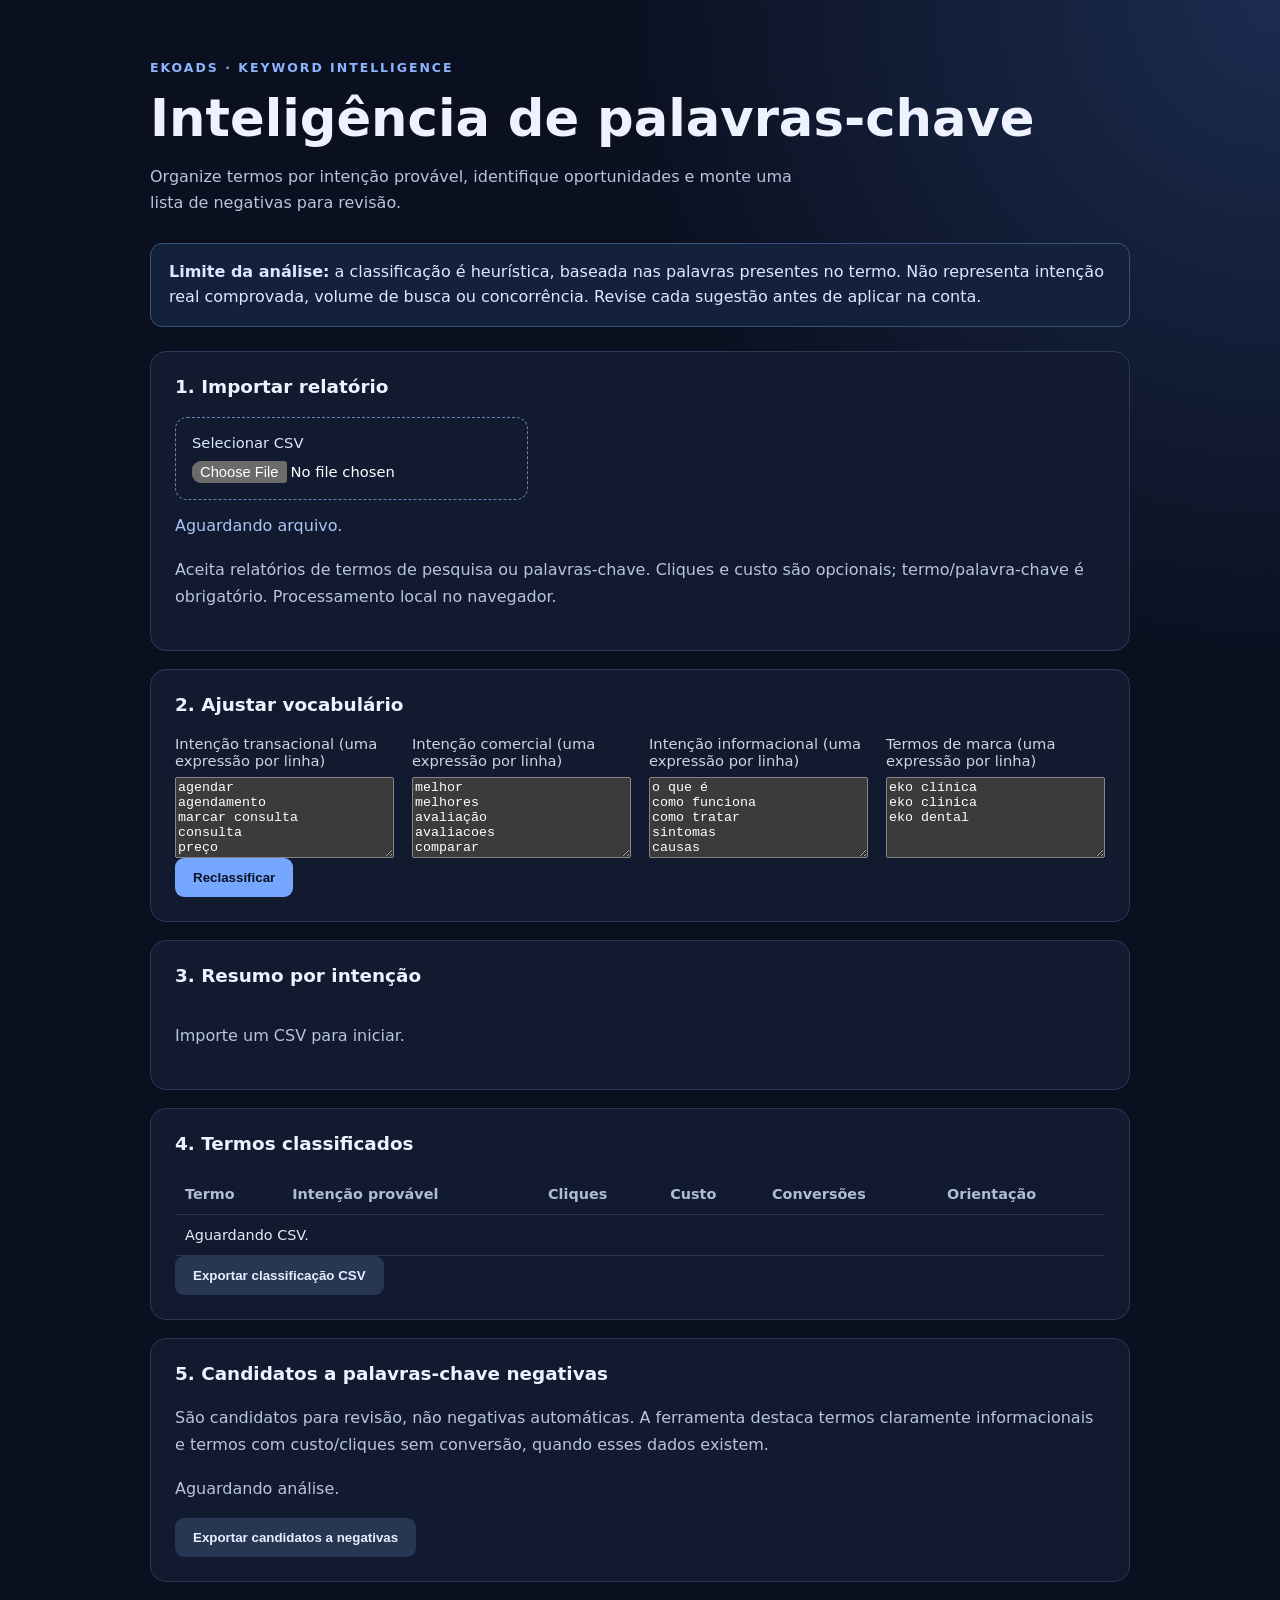
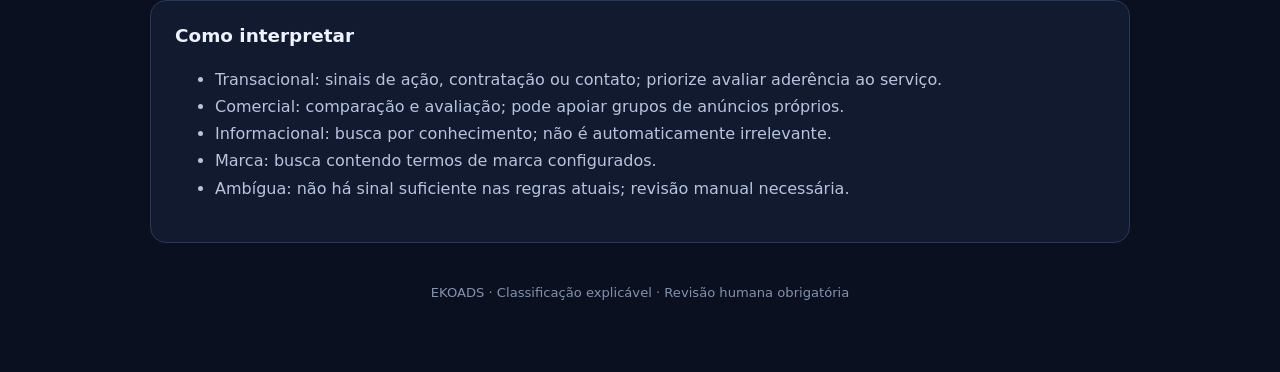
<file: modules/google-ads/keywords.html>
<!doctype html>
<html lang="pt-BR">
<head>
<meta charset="utf-8"><meta name="viewport" content="width=device-width, initial-scale=1">
<meta name="description" content="Classificação heurística de intenção de busca e revisão de palavras-chave no EKOADS.">
<title>EKOADS | Keyword Intelligence</title><link rel="stylesheet" href="styles.css"><script src="keywords.js" defer></script>
</head>
<body><main class="container">
<header class="header"><p class="eyebrow">EKOADS · KEYWORD INTELLIGENCE</p><h1>Inteligência de palavras-chave</h1><p class="intro">Organize termos por intenção provável, identifique oportunidades e monte uma lista de negativas para revisão.</p></header>
<section class="notice"><strong>Limite da análise:</strong> a classificação é heurística, baseada nas palavras presentes no termo. Não representa intenção real comprovada, volume de busca ou concorrência. Revise cada sugestão antes de aplicar na conta.</section>
<section class="panel"><h2>1. Importar relatório</h2><label class="upload">Selecionar CSV<input id="csv-file" type="file" accept=".csv,text/csv"></label><p id="status" class="status" role="status">Aguardando arquivo.</p><p class="notes">Aceita relatórios de termos de pesquisa ou palavras-chave. Cliques e custo são opcionais; termo/palavra-chave é obrigatório. Processamento local no navegador.</p></section>
<section class="panel"><h2>2. Ajustar vocabulário</h2><div class="fields">
<label>Intenção transacional (uma expressão por linha)<textarea id="transactional" rows="5">agendar
agendamento
marcar consulta
consulta
preço
valor
orçamento
comprar
contratar
perto de mim
clínica
tratamento</textarea></label>
<label>Intenção comercial (uma expressão por linha)<textarea id="commercial" rows="5">melhor
melhores
avaliação
avaliacoes
comparar
comparação
quanto custa
vale a pena</textarea></label>
<label>Intenção informacional (uma expressão por linha)<textarea id="informational" rows="5">o que é
como funciona
como tratar
sintomas
causas
benefícios
beneficios
para que serve
significado</textarea></label>
<label>Termos de marca (uma expressão por linha)<textarea id="brand" rows="5">eko clínica
eko clinica
eko dental</textarea></label>
</div><button id="reanalyze" type="button">Reclassificar</button></section>
<section class="panel"><h2>3. Resumo por intenção</h2><div id="summary" class="results-grid"><p class="empty">Importe um CSV para iniciar.</p></div></section>
<section class="panel"><h2>4. Termos classificados</h2><div class="table-wrap"><table><thead><tr><th>Termo</th><th>Intenção provável</th><th>Cliques</th><th>Custo</th><th>Conversões</th><th>Orientação</th></tr></thead><tbody id="results"><tr><td colspan="6">Aguardando CSV.</td></tr></tbody></table></div><button id="download" class="secondary" type="button" disabled>Exportar classificação CSV</button></section>
<section class="panel"><h2>5. Candidatos a palavras-chave negativas</h2><p class="notes">São candidatos para revisão, não negativas automáticas. A ferramenta destaca termos claramente informacionais e termos com custo/cliques sem conversão, quando esses dados existem.</p><div id="negatives"><p class="empty">Aguardando análise.</p></div><button id="download-negatives" class="secondary" type="button" disabled>Exportar candidatos a negativas</button></section>
<section class="panel"><h2>Como interpretar</h2><ul class="notes"><li>Transacional: sinais de ação, contratação ou contato; priorize avaliar aderência ao serviço.</li><li>Comercial: comparação e avaliação; pode apoiar grupos de anúncios próprios.</li><li>Informacional: busca por conhecimento; não é automaticamente irrelevante.</li><li>Marca: busca contendo termos de marca configurados.</li><li>Ambígua: não há sinal suficiente nas regras atuais; revisão manual necessária.</li></ul></section>
<footer>EKOADS · Classificação explicável · Revisão humana obrigatória</footer></main></body></html>
</file>
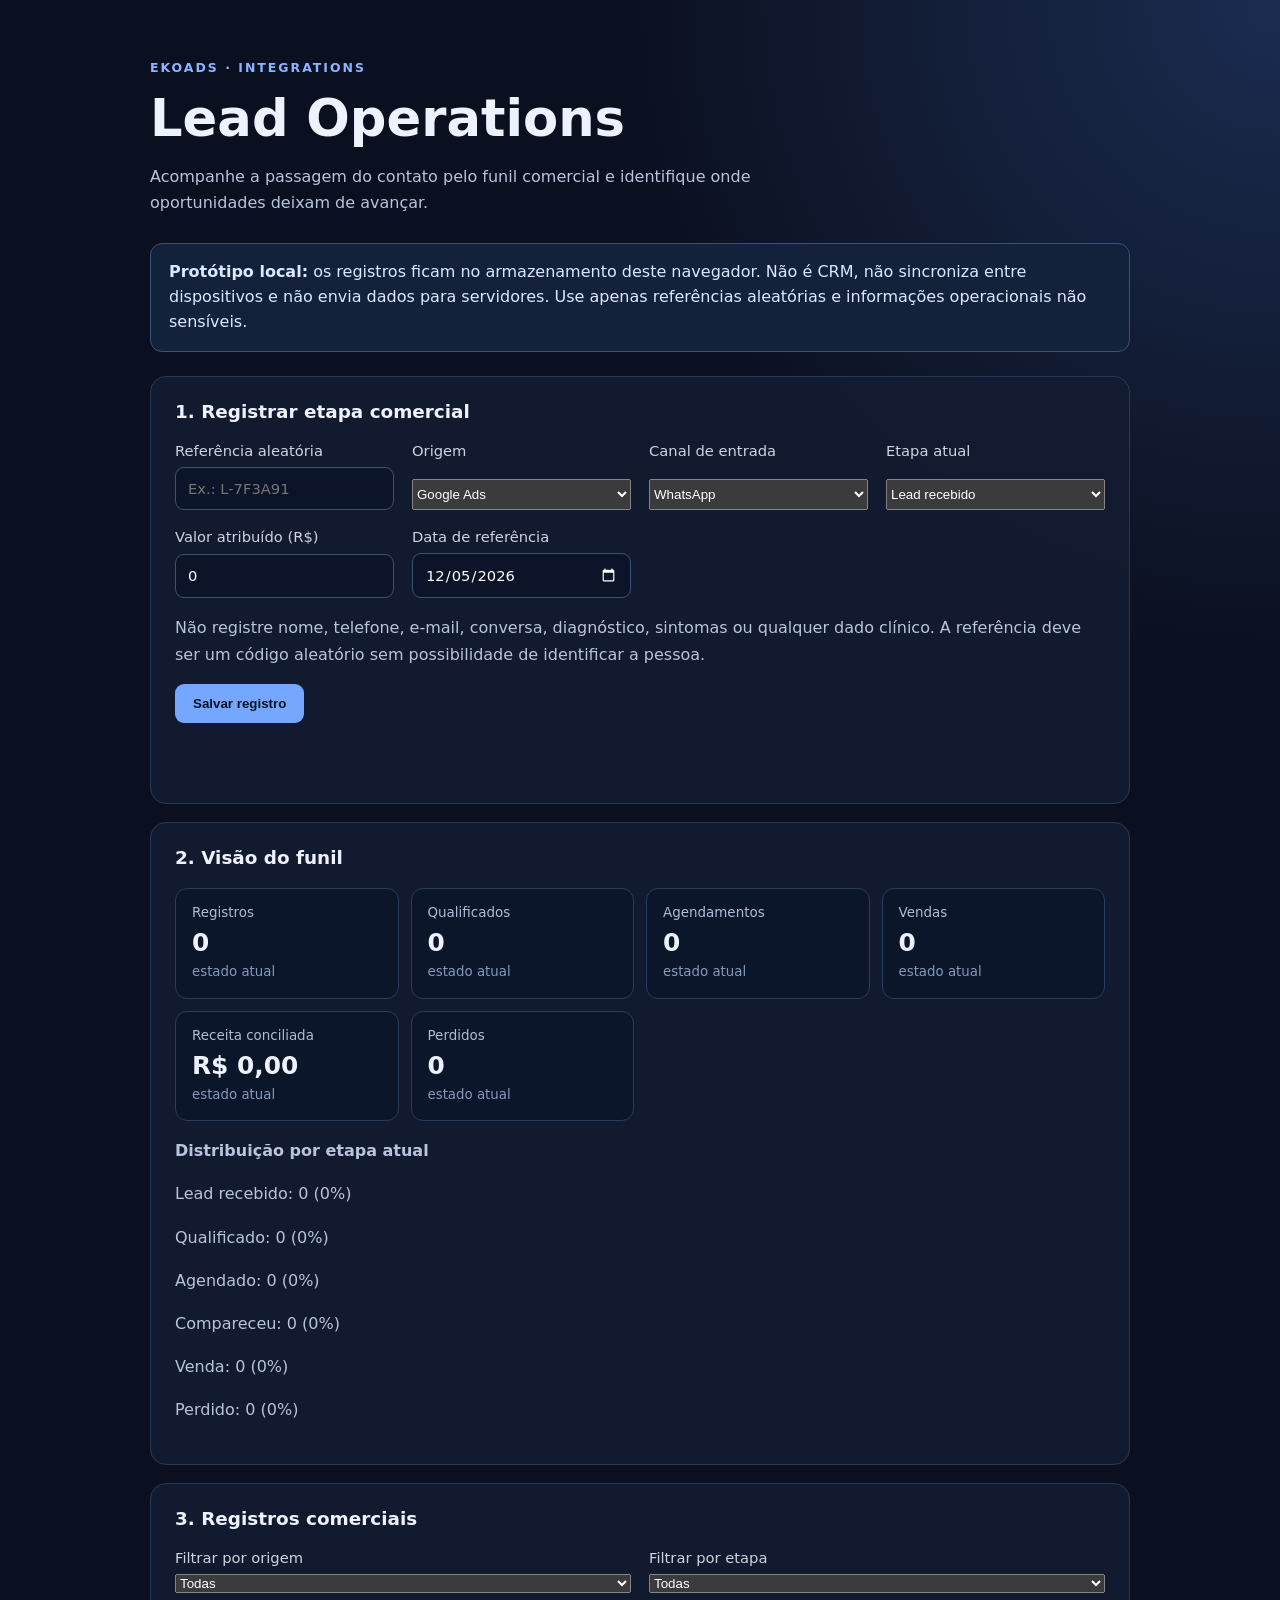
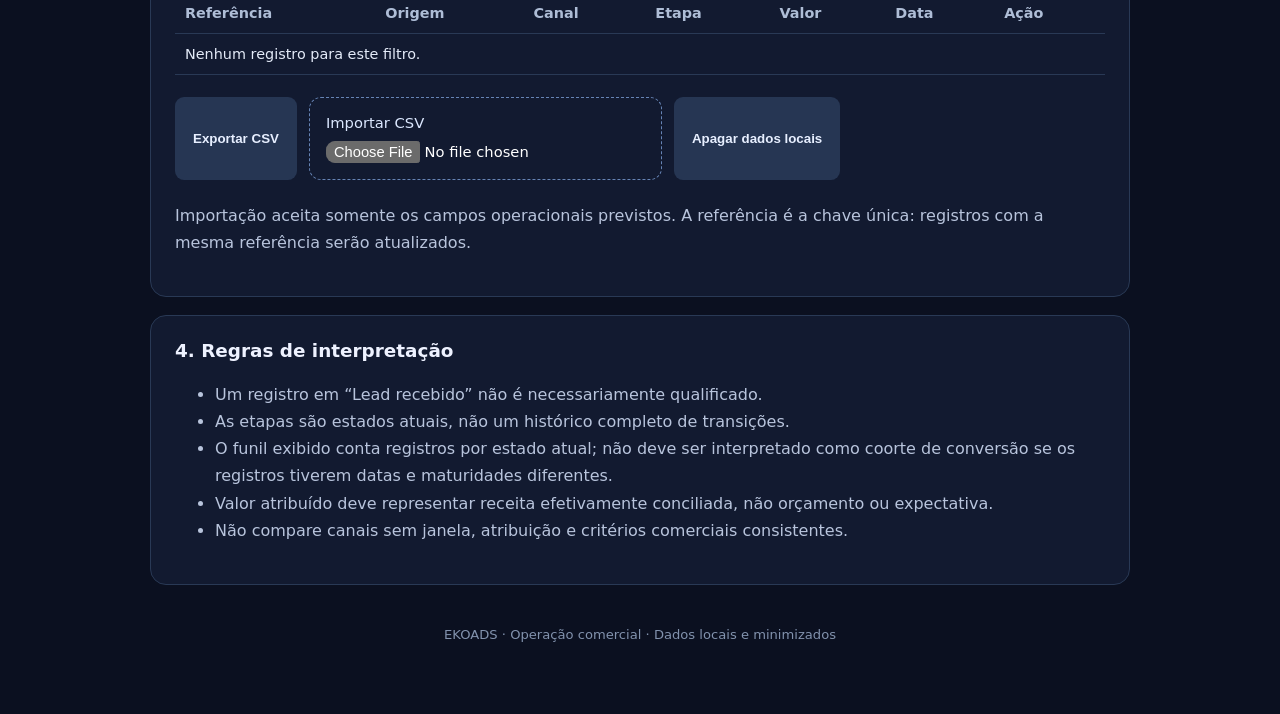
<file: modules/integrations/leads.html>
<!doctype html>
<html lang="pt-BR"><head><meta charset="utf-8"><meta name="viewport" content="width=device-width,initial-scale=1"><meta name="description" content="Registro local e agregado do funil comercial EKOADS sem dados pessoais."><title>EKOADS | Lead Operations</title><link rel="stylesheet" href="../google-ads/styles.css"><script src="leads-core.js" defer></script><script src="leads.js" defer></script></head>
<body><main class="container">
<header class="header"><p class="eyebrow">EKOADS · INTEGRATIONS</p><h1>Lead Operations</h1><p class="intro">Acompanhe a passagem do contato pelo funil comercial e identifique onde oportunidades deixam de avançar.</p></header>
<section class="notice"><strong>Protótipo local:</strong> os registros ficam no armazenamento deste navegador. Não é CRM, não sincroniza entre dispositivos e não envia dados para servidores. Use apenas referências aleatórias e informações operacionais não sensíveis.</section>
<section class="panel"><h2>1. Registrar etapa comercial</h2><form id="lead-form"><div class="fields">
<label>Referência aleatória<input id="lead-ref" maxlength="40" placeholder="Ex.: L-7F3A91" required></label>
<label>Origem<select id="source"><option>Google Ads</option><option>Meta Ads</option><option>Orgânico</option><option>Indicação</option><option>Direto</option><option>Outro</option></select></label>
<label>Canal de entrada<select id="channel"><option>WhatsApp</option><option>Formulário</option><option>Ligação</option><option>Presencial</option><option>Outro</option></select></label>
<label>Etapa atual<select id="stage"><option value="received">Lead recebido</option><option value="qualified">Qualificado</option><option value="scheduled">Agendado</option><option value="attended">Compareceu</option><option value="won">Venda</option><option value="lost">Perdido</option></select></label>
<label>Valor atribuído (R$)<input id="value" type="number" min="0" step="0.01" value="0"></label>
<label>Data de referência<input id="date" type="date" required></label>
</div><p class="notes">Não registre nome, telefone, e-mail, conversa, diagnóstico, sintomas ou qualquer dado clínico. A referência deve ser um código aleatório sem possibilidade de identificar a pessoa.</p><button type="submit">Salvar registro</button><p id="form-status" class="status" role="status"></p></form></section>
<section class="panel"><h2>2. Visão do funil</h2><div id="summary" class="results-grid"></div><div id="funnel" class="notes"></div></section>
<section class="panel"><h2>3. Registros comerciais</h2><div class="fields"><label>Filtrar por origem<select id="filter-source"><option value="">Todas</option><option>Google Ads</option><option>Meta Ads</option><option>Orgânico</option><option>Indicação</option><option>Direto</option><option>Outro</option></select></label><label>Filtrar por etapa<select id="filter-stage"><option value="">Todas</option><option value="received">Lead recebido</option><option value="qualified">Qualificado</option><option value="scheduled">Agendado</option><option value="attended">Compareceu</option><option value="won">Venda</option><option value="lost">Perdido</option></select></label></div><div class="table-wrap"><table><thead><tr><th>Referência</th><th>Origem</th><th>Canal</th><th>Etapa</th><th>Valor</th><th>Data</th><th>Ação</th></tr></thead><tbody id="records"><tr><td colspan="7">Nenhum registro.</td></tr></tbody></table></div><div class="actions"><button id="export" class="secondary" type="button">Exportar CSV</button><label class="upload">Importar CSV<input id="import" type="file" accept=".csv,text/csv"></label><button id="clear" class="secondary" type="button">Apagar dados locais</button></div><p class="notes">Importação aceita somente os campos operacionais previstos. A referência é a chave única: registros com a mesma referência serão atualizados.</p></section>
<section class="panel"><h2>4. Regras de interpretação</h2><ul class="notes"><li>Um registro em “Lead recebido” não é necessariamente qualificado.</li><li>As etapas são estados atuais, não um histórico completo de transições.</li><li>O funil exibido conta registros por estado atual; não deve ser interpretado como coorte de conversão se os registros tiverem datas e maturidades diferentes.</li><li>Valor atribuído deve representar receita efetivamente conciliada, não orçamento ou expectativa.</li><li>Não compare canais sem janela, atribuição e critérios comerciais consistentes.</li></ul></section>
<footer>EKOADS · Operação comercial · Dados locais e minimizados</footer></main></body></html>
</file>
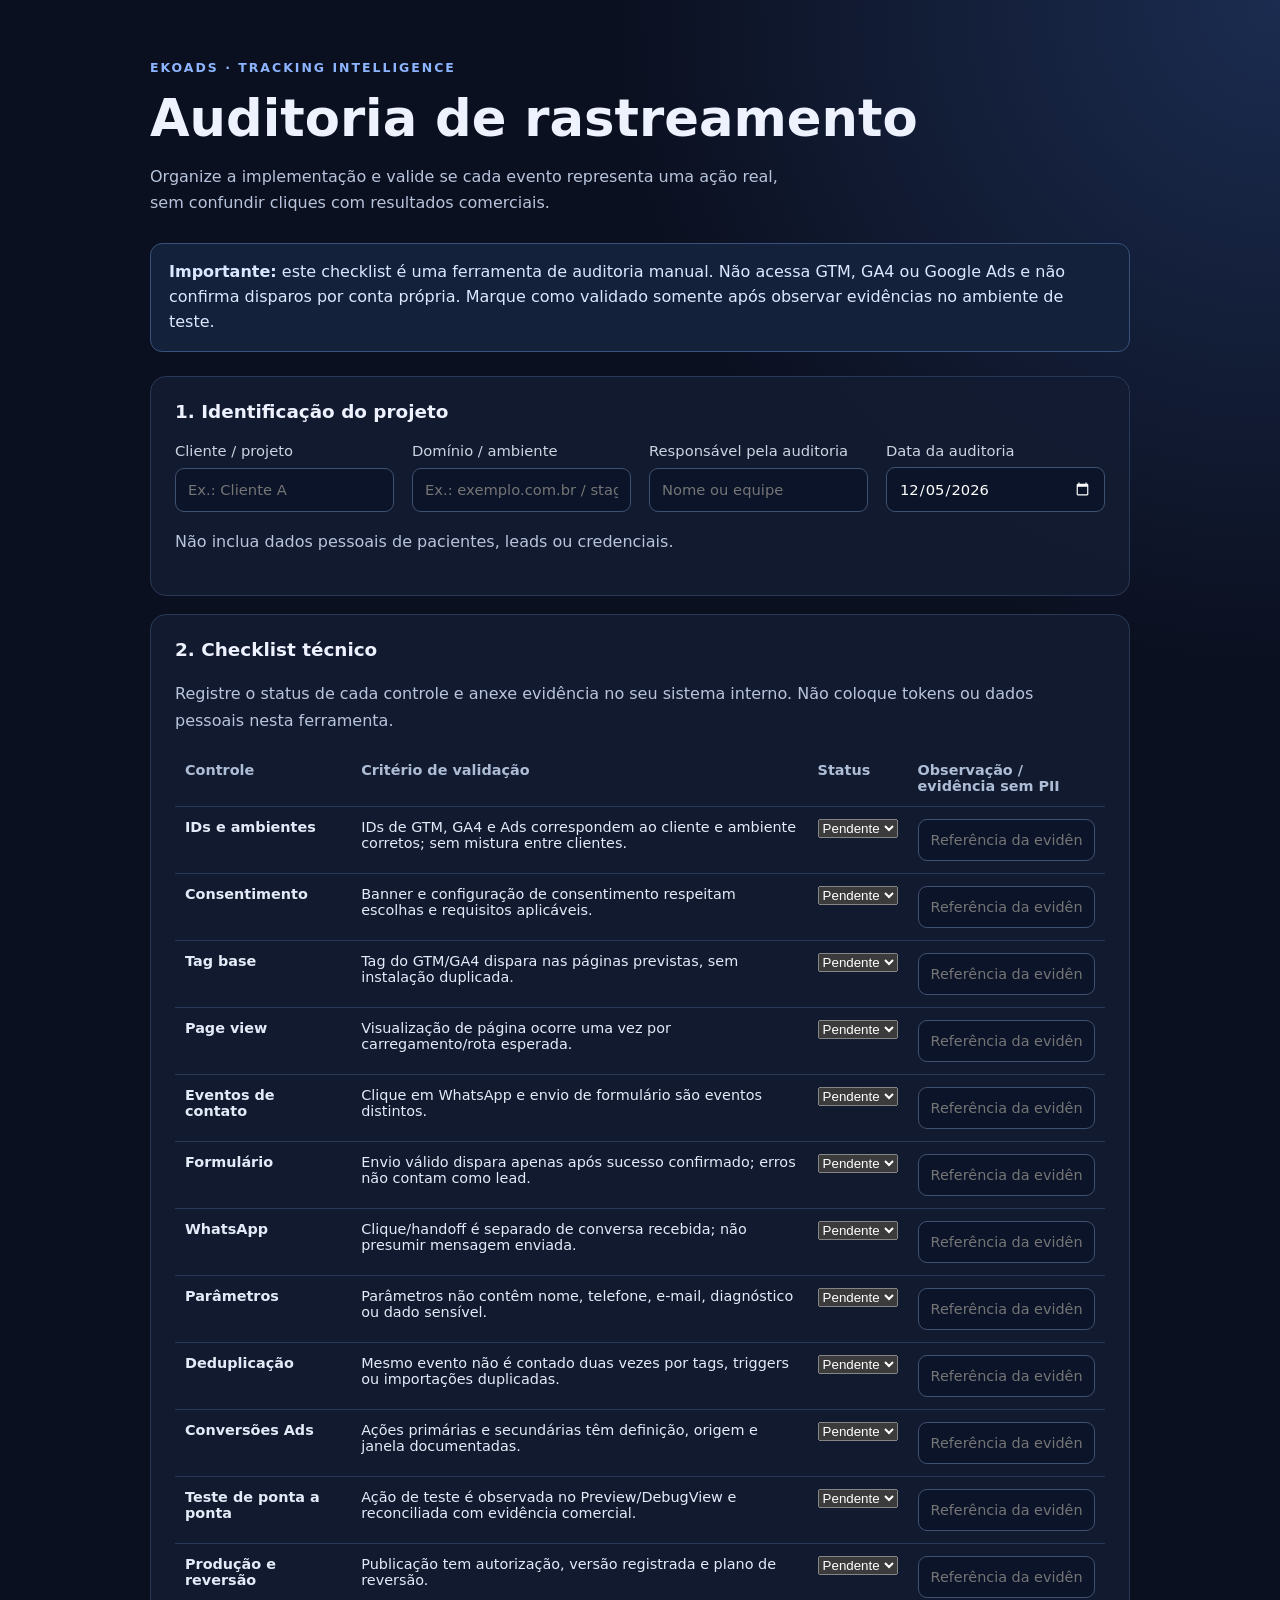
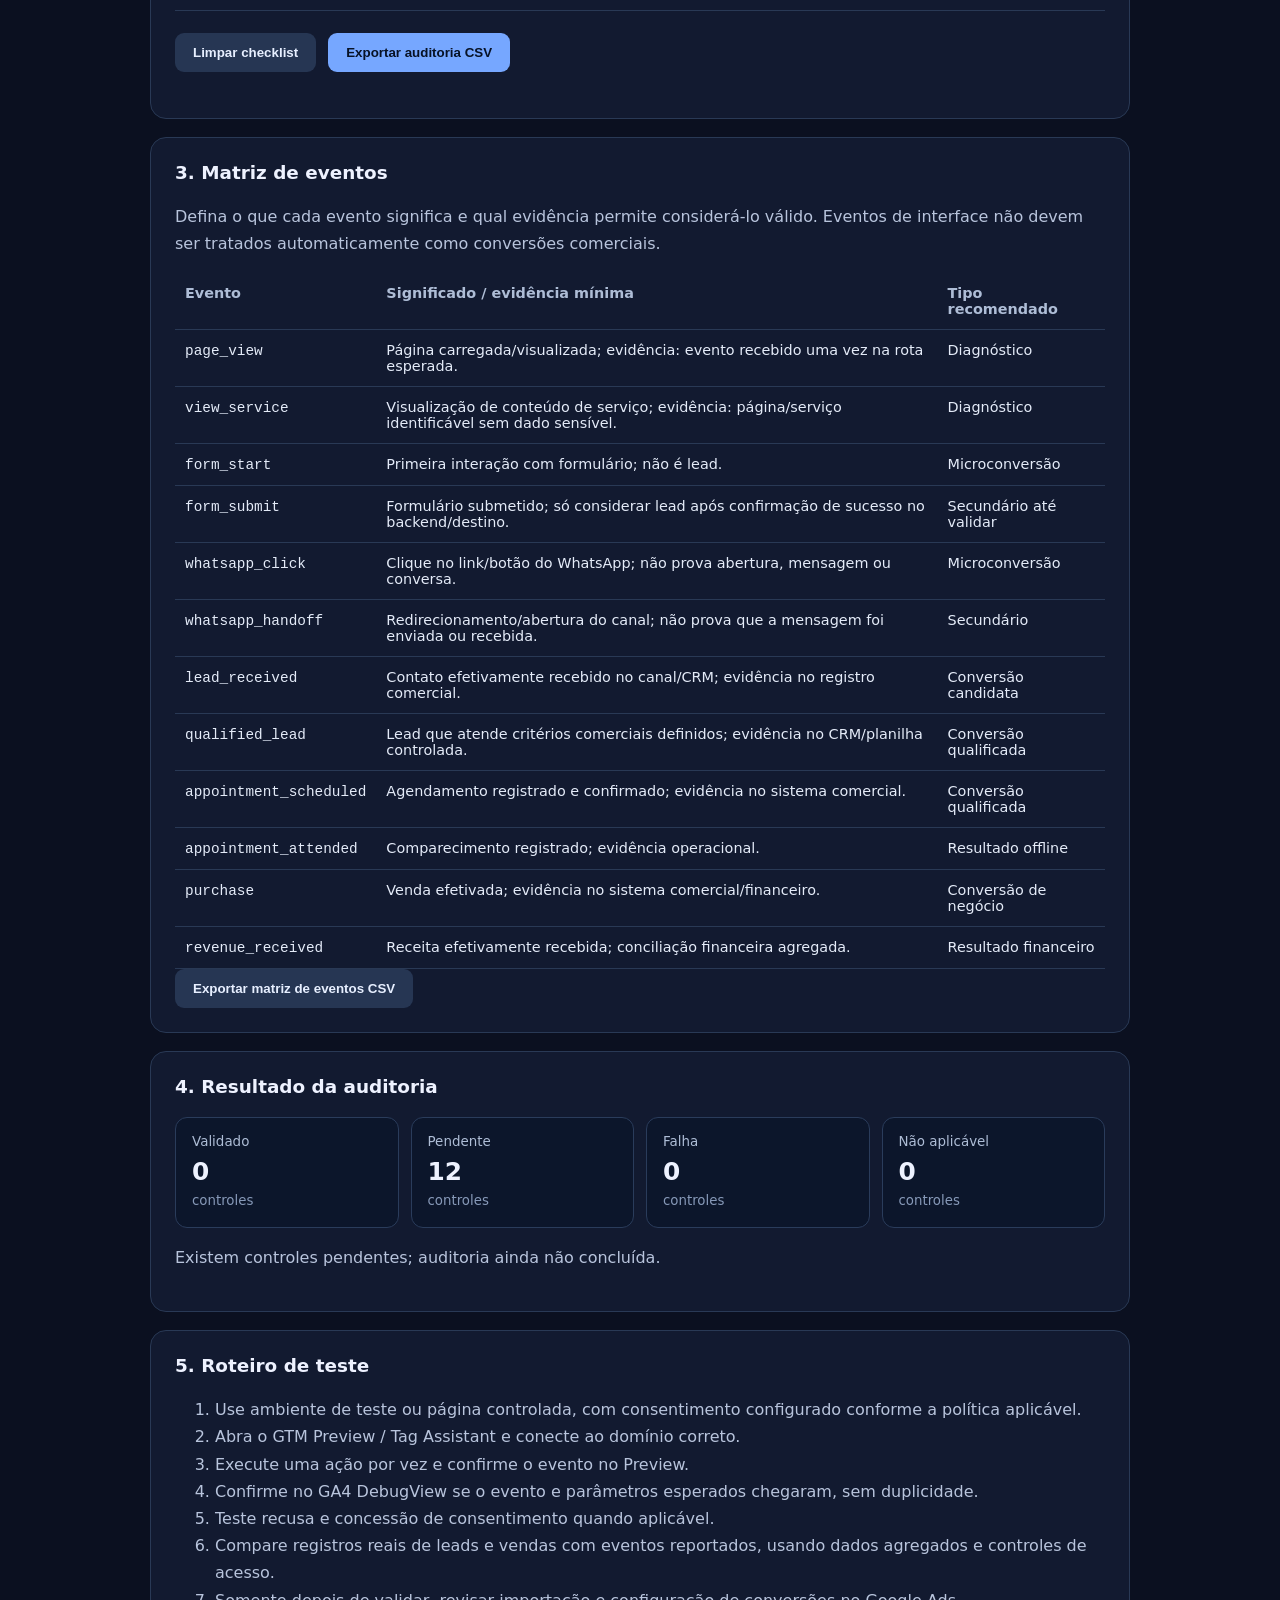
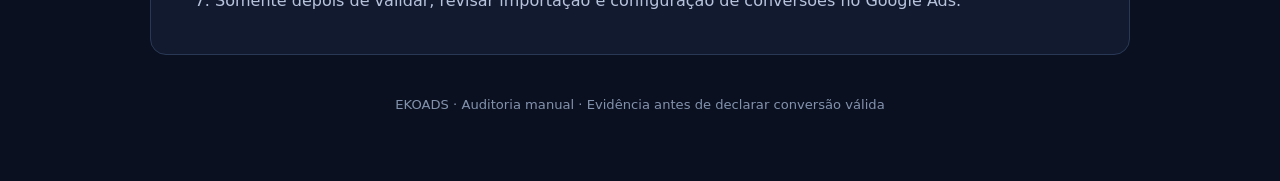
<file: modules/tracking/tracking.html>
<!doctype html>
<html lang="pt-BR"><head><meta charset="utf-8"><meta name="viewport" content="width=device-width,initial-scale=1"><meta name="description" content="Checklist de auditoria e validação de rastreamento EKOADS."><title>EKOADS | Tracking Intelligence</title><link rel="stylesheet" href="../google-ads/styles.css"><script src="tracking.js" defer></script></head>
<body><main class="container"><header class="header"><p class="eyebrow">EKOADS · TRACKING INTELLIGENCE</p><h1>Auditoria de rastreamento</h1><p class="intro">Organize a implementação e valide se cada evento representa uma ação real, sem confundir cliques com resultados comerciais.</p></header>
<section class="notice"><strong>Importante:</strong> este checklist é uma ferramenta de auditoria manual. Não acessa GTM, GA4 ou Google Ads e não confirma disparos por conta própria. Marque como validado somente após observar evidências no ambiente de teste.</section>
<section class="panel"><h2>1. Identificação do projeto</h2><div class="fields">
<label>Cliente / projeto<input id="client" type="text" placeholder="Ex.: Cliente A"></label>
<label>Domínio / ambiente<input id="domain" type="text" placeholder="Ex.: exemplo.com.br / staging"></label>
<label>Responsável pela auditoria<input id="owner" type="text" placeholder="Nome ou equipe"></label>
<label>Data da auditoria<input id="audit-date" type="date"></label>
</div><p class="notes">Não inclua dados pessoais de pacientes, leads ou credenciais.</p></section>
<section class="panel"><h2>2. Checklist técnico</h2><p class="notes">Registre o status de cada controle e anexe evidência no seu sistema interno. Não coloque tokens ou dados pessoais nesta ferramenta.</p><div class="table-wrap"><table><thead><tr><th>Controle</th><th>Critério de validação</th><th>Status</th><th>Observação / evidência sem PII</th></tr></thead><tbody id="checks"></tbody></table></div><div class="actions"><button id="reset" type="button" class="secondary">Limpar checklist</button><button id="export-checks" type="button">Exportar auditoria CSV</button></div></section>
<section class="panel"><h2>3. Matriz de eventos</h2><p class="notes">Defina o que cada evento significa e qual evidência permite considerá-lo válido. Eventos de interface não devem ser tratados automaticamente como conversões comerciais.</p><div class="table-wrap"><table><thead><tr><th>Evento</th><th>Significado / evidência mínima</th><th>Tipo recomendado</th></tr></thead><tbody id="events"></tbody></table></div><button id="export-events" class="secondary" type="button">Exportar matriz de eventos CSV</button></section>
<section class="panel"><h2>4. Resultado da auditoria</h2><div id="summary" class="results-grid"></div><div id="warnings" class="notes"></div></section>
<section class="panel"><h2>5. Roteiro de teste</h2><ol class="notes"><li>Use ambiente de teste ou página controlada, com consentimento configurado conforme a política aplicável.</li><li>Abra o GTM Preview / Tag Assistant e conecte ao domínio correto.</li><li>Execute uma ação por vez e confirme o evento no Preview.</li><li>Confirme no GA4 DebugView se o evento e parâmetros esperados chegaram, sem duplicidade.</li><li>Teste recusa e concessão de consentimento quando aplicável.</li><li>Compare registros reais de leads e vendas com eventos reportados, usando dados agregados e controles de acesso.</li><li>Somente depois de validar, revisar importação e configuração de conversões no Google Ads.</li></ol></section>
<footer>EKOADS · Auditoria manual · Evidência antes de declarar conversão válida</footer></main></body></html>
</file>
<file: modules/google-ads/styles.css>
:root {
  color-scheme: dark;
  font-family: Inter, ui-sans-serif, system-ui, -apple-system, BlinkMacSystemFont, "Segoe UI", sans-serif;
  background: #0b1020;
  color: #eef2ff;
}
* { box-sizing: border-box; }
body { margin: 0; min-height: 100vh; background: radial-gradient(circle at top right, #1b2c50 0, #0b1020 42rem); }
.container { width: min(100% - 32px, 980px); margin: 0 auto; padding: 48px 0; }
.header { margin-bottom: 28px; }
.eyebrow { color: #8db5ff; font-size: .78rem; font-weight: 800; letter-spacing: .16em; }
h1 { margin: 8px 0; font-size: clamp(2rem, 5vw, 3.2rem); }
h2 { margin: 0 0 20px; font-size: 1.15rem; }
.intro { color: #b8c4dc; max-width: 650px; line-height: 1.6; }
.notice { padding: 16px 18px; border: 1px solid #37517b; border-radius: 12px; background: #14213a; color: #dce8ff; line-height: 1.55; margin: 24px 0; }
.panel { background: rgba(19, 28, 49, .92); border: 1px solid #293955; border-radius: 16px; padding: 24px; margin: 18px 0; }
.fields { display: grid; grid-template-columns: repeat(auto-fit, minmax(190px, 1fr)); gap: 18px; }
label { display: grid; gap: 8px; color: #cbd5e1; font-size: .92rem; }
input { width: 100%; border: 1px solid #40516f; border-radius: 9px; background: #0b1428; color: #fff; padding: 12px; font: inherit; }
input:focus { outline: 2px solid #79a9ff; outline-offset: 2px; }
.actions { display: flex; flex-wrap: wrap; gap: 12px; margin: 22px 0; }
button { border: 0; border-radius: 9px; padding: 12px 18px; background: #76a7ff; color: #071226; font-weight: 800; cursor: pointer; }
button:hover { filter: brightness(1.08); }
button.secondary { background: #263653; color: #e7efff; }
.results-grid { display: grid; grid-template-columns: repeat(auto-fit, minmax(180px, 1fr)); gap: 12px; }
.metric { background: #0c162b; border: 1px solid #2a3c5b; border-radius: 12px; padding: 16px; }
.metric span { display: block; color: #aebdd6; font-size: .84rem; }
.metric strong { display: block; margin-top: 8px; font-size: 1.55rem; overflow-wrap: anywhere; }
.metric small { display: block; margin-top: 6px; color: #8799b8; line-height: 1.4; }
.empty, .notes { color: #b8c4dc; line-height: 1.7; }
footer { color: #8292ad; font-size: .82rem; text-align: center; padding: 24px 0; }
@media (max-width: 520px) { .container { width: min(100% - 22px, 980px); padding: 28px 0; } .panel { padding: 18px; } .actions button { width: 100%; } }

.upload { display: inline-grid; gap: 10px; border: 1px dashed #6684b5; border-radius: 12px; padding: 16px; color: #dce8ff; cursor: pointer; }
.upload input { border: 0; padding: 0; background: transparent; }
.status { color: #a9c5f4; min-height: 1.5em; overflow-wrap: anywhere; }
details { margin-top: 16px; color: #b8c4dc; line-height: 1.6; }
summary { cursor: pointer; color: #dce8ff; }
.table-wrap { overflow-x: auto; }
table { width: 100%; border-collapse: collapse; min-width: 650px; font-size: .9rem; }
th, td { padding: 12px 10px; border-bottom: 1px solid #293955; text-align: left; vertical-align: top; }
th { color: #aebdd6; font-weight: 700; }
td { color: #e4ebf8; }
</file>
<file: modules/landing-pages-demo/styles.css>
:root{--blue:#174a9a;--ink:#35557f;--muted:#5b7192;--line:#d2deee;--green:#20c968}
*{box-sizing:border-box}html,body{margin:0;min-height:100%;font-family:Inter,system-ui,-apple-system,"Segoe UI",sans-serif;color:var(--ink)}
body{min-height:100vh;background:linear-gradient(135deg,#fff 0%,#eef2f8 100%)}
.landing{min-height:100vh;display:grid;place-items:center;padding:28px}
.card{width:min(100%,440px);padding:38px 28px 26px;background:#f5f7fb;border-radius:12px;box-shadow:0 16px 38px rgba(22,44,74,.16);text-align:center}
.brand{display:flex;flex-direction:column;justify-content:center;align-items:center;margin:0 auto 30px;text-decoration:none;color:var(--blue);line-height:1}
.brand-symbol{font-size:25px;line-height:1;color:#20a8cf}.brand-name{font-size:23px;font-weight:800;letter-spacing:1.7px;color:#174a9a}.brand-subtitle{font-size:9px;font-weight:700;letter-spacing:4px;margin-top:5px;color:#5b7192}
h1{font-size:1.1rem;line-height:1.3;margin:0 0 26px;color:#35557f;font-weight:700}.description{font-size:.95rem;line-height:1.55;color:var(--muted);margin:0 0 24px}
#lead-form{display:grid;gap:10px;text-align:center}#lead-form>label:not(.simulation-consent):not(.analytics-consent){font-size:.9rem;font-weight:700;color:#35557f;margin-top:2px}
#lead-name,#lead-subject{width:100%;min-height:49px;padding:12px 16px;border:1px solid var(--line);border-radius:9px;background:#fff;color:#35557f;font:inherit;text-align:center}
#lead-name::placeholder{color:#8194b1}#lead-name:focus,#lead-subject:focus{outline:3px solid rgba(67,132,210,.2);border-color:var(--blue)}#lead-subject{appearance:auto;text-align-last:center}
.simulation-consent,.analytics-consent{display:flex;align-items:flex-start;gap:9px;text-align:left;font-size:.78rem;line-height:1.5;color:#5b7192}
.simulation-consent{margin-top:9px}.simulation-consent input,.analytics-consent input{flex:0 0 auto;margin:3px 0 0;accent-color:var(--blue)}.simulation-consent a{color:var(--blue);text-decoration:underline}
.whatsapp-button{justify-self:center;width:58px;height:52px;border:0;border-radius:9px;background:var(--green);color:#fff;display:grid;place-items:center;cursor:pointer;margin-top:2px}
.whatsapp-button:hover{background:#18b65a}.whatsapp-button:focus-visible{outline:3px solid #8bb8ec;outline-offset:3px}.whatsapp-button svg{width:30px;height:30px}
.feedback{min-height:1.2em;margin:0;color:#a52b2b;font-size:.85rem}.feedback:empty{display:none}.feedback.success{color:#16834b}
.privacy{font-size:.8rem;line-height:1.5;color:#5b7192;margin:12px 0 0}.analytics-consent{margin-top:7px}
.modal{position:fixed;inset:0;background:rgba(12,25,43,.48);display:grid;place-items:center;padding:20px;z-index:50}.modal[hidden]{display:none}
.modal-card{position:relative;width:min(100%,440px);padding:30px;border-radius:12px;background:#f5f7fb;color:#5b7192;box-shadow:0 18px 50px rgba(0,0,0,.2);line-height:1.6}.modal-card h2{font-size:1.1rem;color:#35557f;margin-top:0}
.close{position:absolute;right:12px;top:8px;background:none;border:0;color:#35557f;font-size:28px;cursor:pointer}
@media(max-width:480px){.landing{padding:16px}.card{padding:30px 20px 22px}}@media(prefers-reduced-motion:reduce){*,*::before,*::after{transition:none!important}}
</file>
<file: modules/landing-pages/styles.css>
:root{font-family:Inter,ui-sans-serif,system-ui,-apple-system,"Segoe UI",sans-serif;color:#eef2ff;background:#0b1020;color-scheme:dark}*{box-sizing:border-box}html{scroll-behavior:smooth}body{margin:0;background:radial-gradient(circle at 85% 5%,#1b3155 0,transparent 32rem),#0b1020}.topbar,footer{width:min(1120px,calc(100% - 40px));margin:auto;display:flex;align-items:center;justify-content:space-between;padding:24px 0}.brand{font-weight:900;letter-spacing:.1em;color:#fff;text-decoration:none}.top-cta,footer a{color:#b8cff5;text-decoration:none}.hero{width:min(1120px,calc(100% - 40px));margin:64px auto 80px;display:grid;grid-template-columns:1.3fr .7fr;gap:48px;align-items:center}.eyebrow,.card-kicker{color:#8db5ff;font-size:.75rem;font-weight:800;letter-spacing:.16em}.hero h1{font-size:clamp(2.6rem,6vw,5rem);line-height:1.02;letter-spacing:-.045em;margin:16px 0}.lead{color:#b8c4dc;font-size:1.15rem;line-height:1.7;max-width:650px}.button{display:inline-flex;justify-content:center;align-items:center;border:0;border-radius:10px;background:#8db5ff;color:#071226;padding:15px 22px;font-weight:850;text-decoration:none;cursor:pointer;font:inherit;font-weight:850}.micro,.privacy{font-size:.82rem;color:#8d9db8;line-height:1.6}.hero-card{background:#14213a;border:1px solid #37517b;border-radius:20px;padding:30px;box-shadow:0 24px 70px #0003}.hero-card ul{padding-left:20px;color:#dce8ff;line-height:2}.benefits{width:min(1120px,calc(100% - 40px));margin:0 auto 90px;display:grid;grid-template-columns:repeat(3,1fr);gap:18px}.benefits article{padding:25px;border:1px solid #293955;border-radius:16px;background:#111c31}.benefits article span{color:#8db5ff;font-weight:900}.benefits h2{margin-bottom:8px}.benefits p,.contact p{color:#b8c4dc;line-height:1.65}.contact{width:min(1120px,calc(100% - 40px));margin:0 auto 70px;padding:clamp(24px,5vw,54px);display:grid;grid-template-columns:1fr 1fr;gap:48px;background:#14213a;border:1px solid #37517b;border-radius:22px}.contact h2{font-size:2.4rem;margin:8px 0}.contact form{display:grid;gap:12px}.contact label{font-size:.92rem;color:#dce8ff}.contact input:not([type=checkbox]){width:100%;padding:14px;border:1px solid #40516f;border-radius:9px;background:#0b1428;color:#fff;font:inherit}.consent{display:flex;gap:10px;align-items:flex-start;line-height:1.5}.consent input{margin-top:4px}.error{min-height:1.2em;color:#ffb4b4!important;font-size:.9rem;margin:0}.privacy{margin:0}footer{border-top:1px solid #293955;color:#8799b8;font-size:.82rem}.modal{position:fixed;inset:0;background:#000a;display:grid;place-items:center;padding:20px}.modal[hidden]{display:none}.modal-card{position:relative;max-width:520px;padding:30px;border-radius:16px;background:#14213a;border:1px solid #40516f;line-height:1.7}.close{position:absolute;right:14px;top:10px;background:none;border:0;color:#fff;font-size:1.8rem;cursor:pointer}@media(max-width:760px){.hero{grid-template-columns:1fr;margin:40px auto 60px;gap:28px}.benefits{grid-template-columns:1fr;margin-bottom:60px}.contact{grid-template-columns:1fr;gap:24px}.topbar,footer{width:calc(100% - 28px)}.hero,.benefits,.contact{width:calc(100% - 28px)}}
</file>
